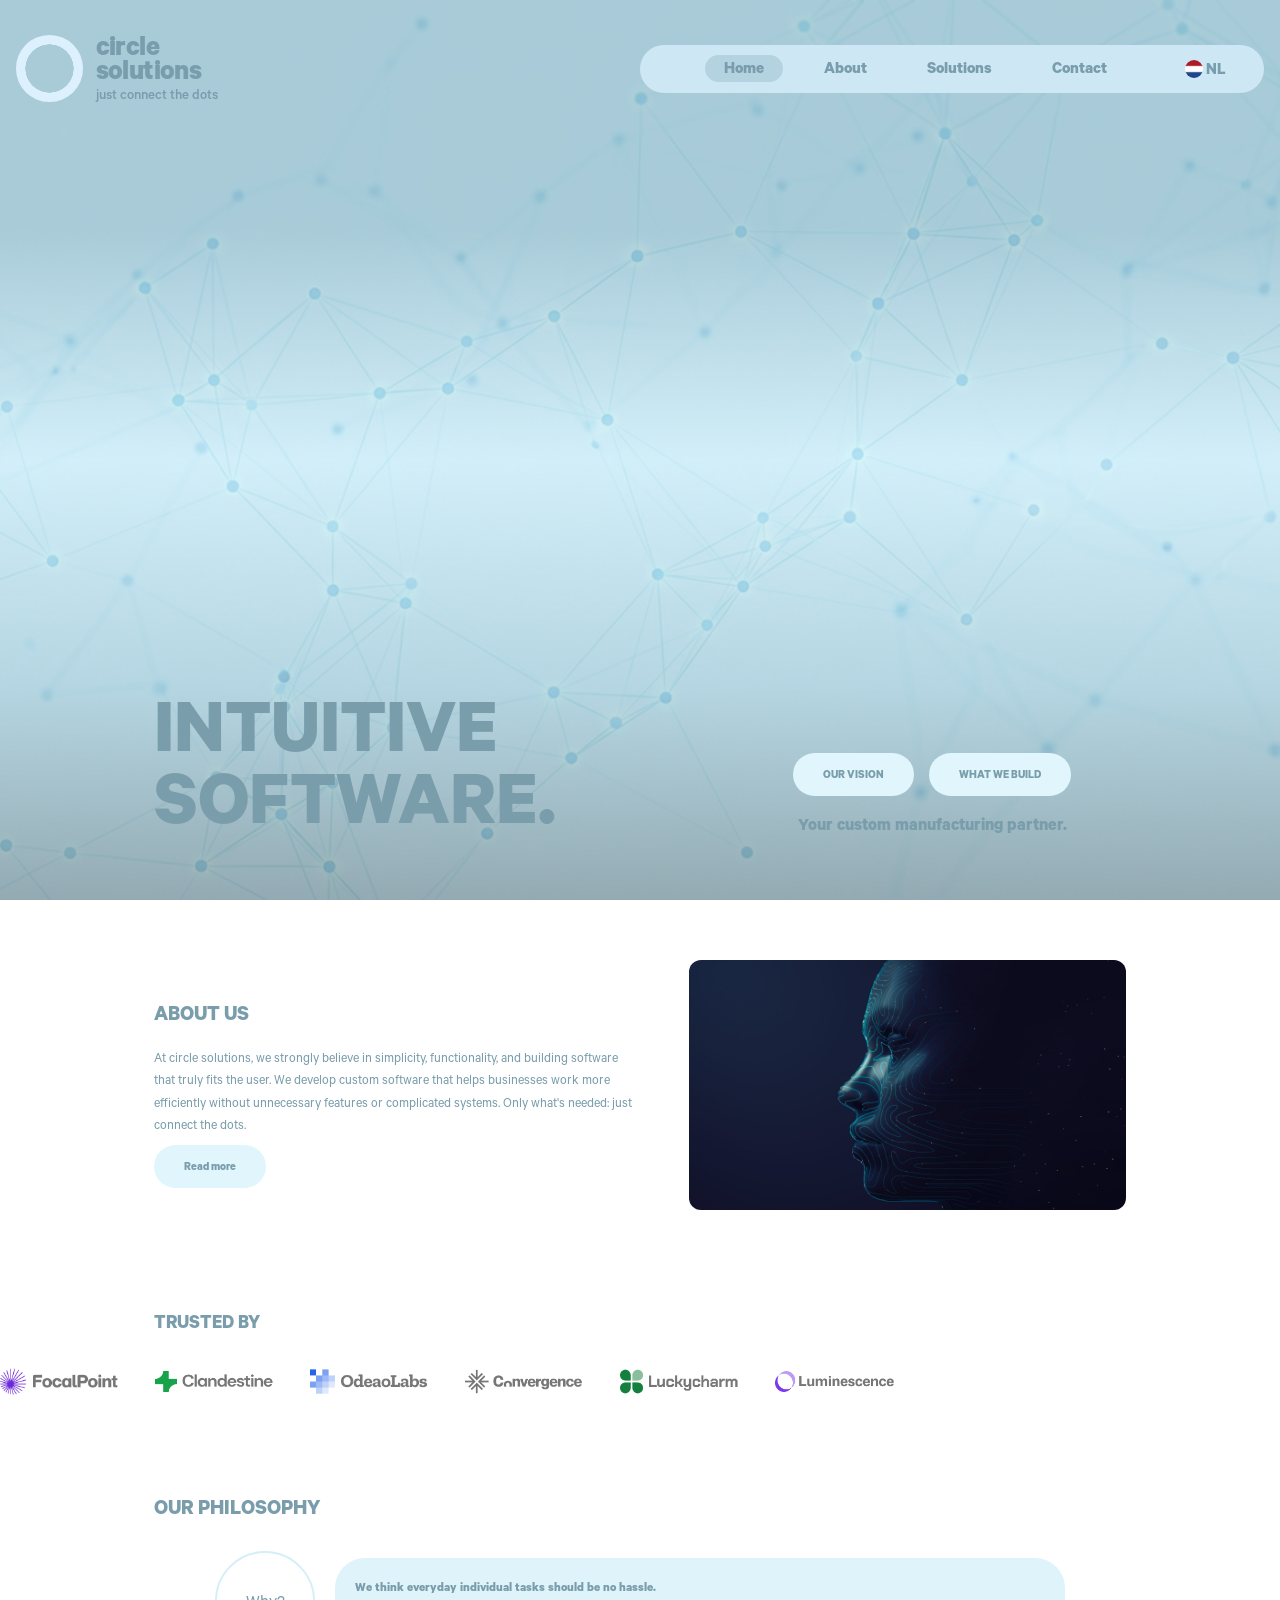
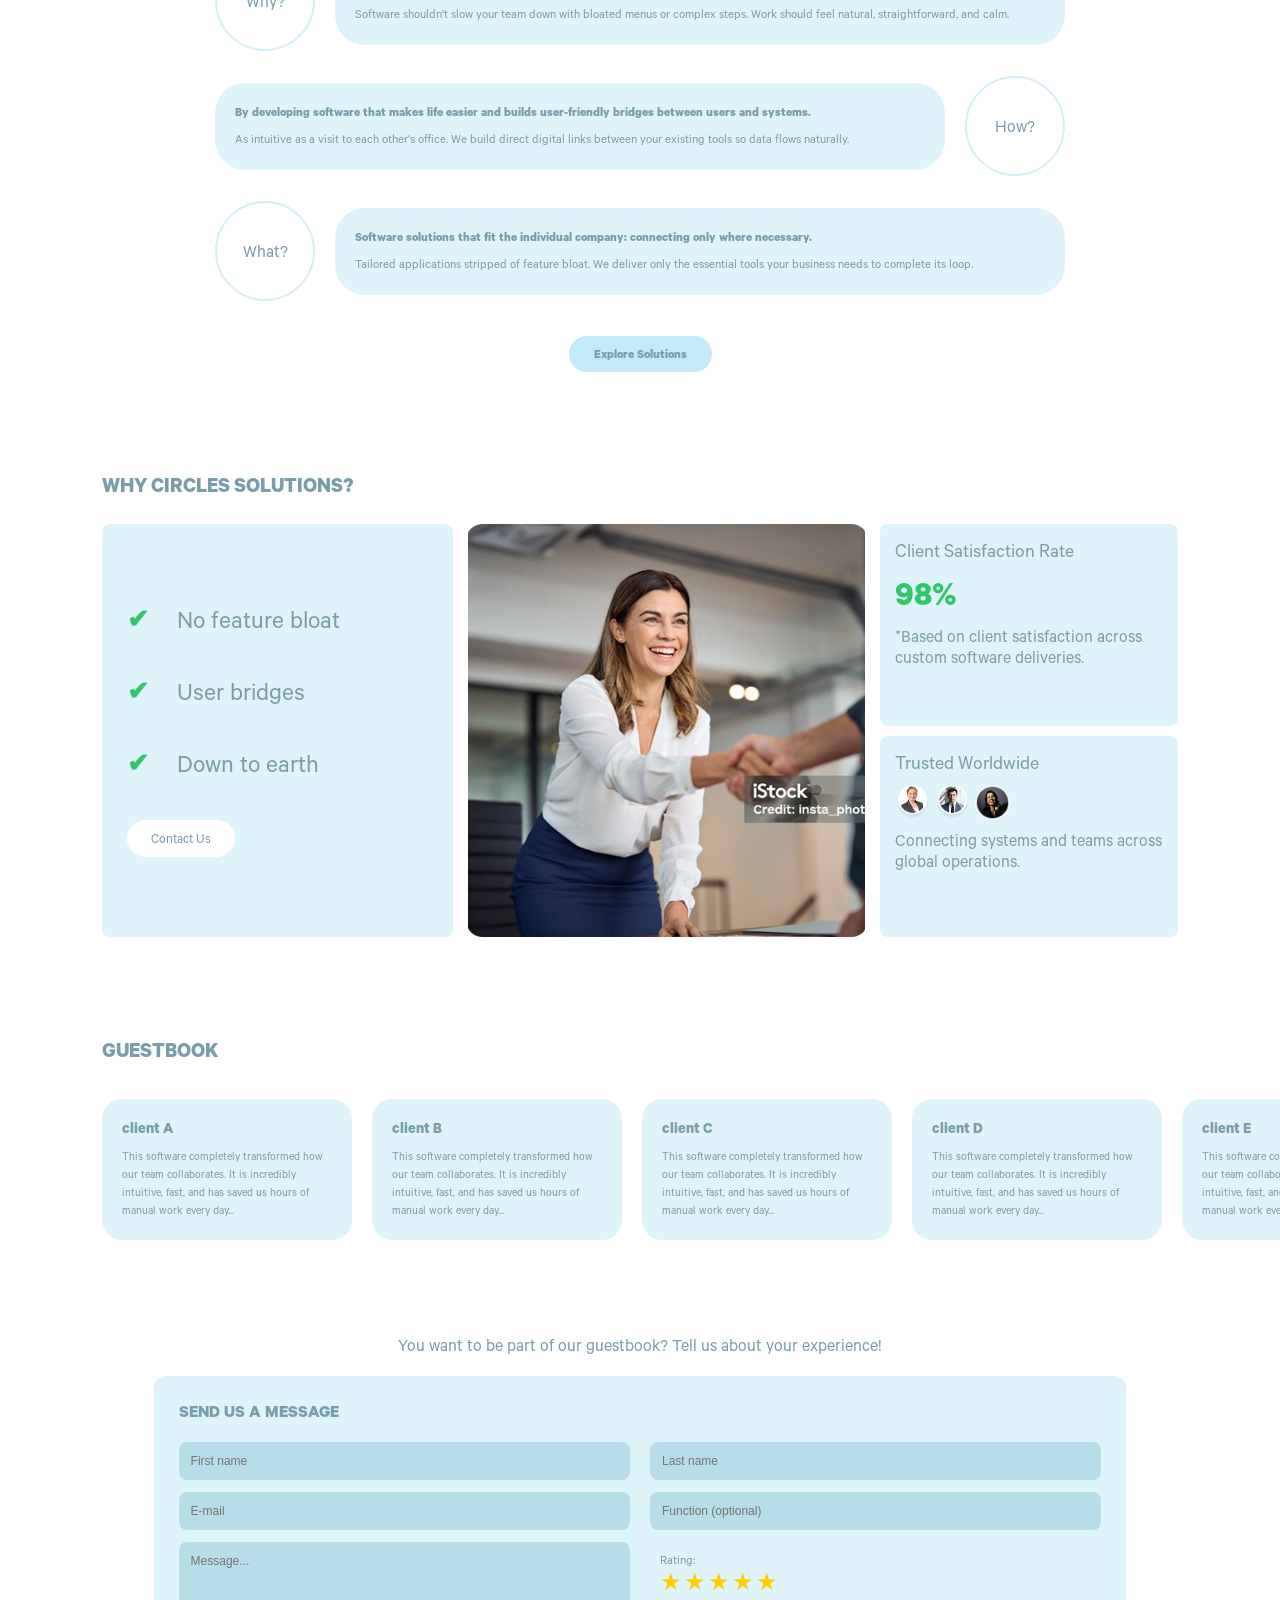
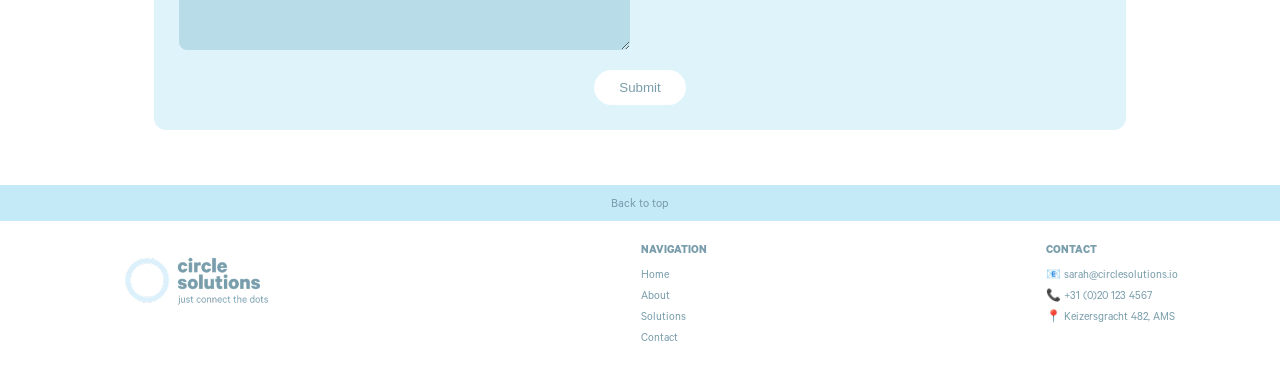
<file: index.html>
<!DOCTYPE html>
<html lang="en">
<head>
    <meta charset="UTF-8">
    <meta name="viewport" content="width=device-width, initial-scale=1.0">
    <title>Circle Solutions</title>
    <link rel="icon" href="assets/images/circle.png">
    <link rel="stylesheet" href="general.css">
    <link rel="stylesheet" href="homepage.css">
</head>
<body id="top">

    <div class="topwrapper">

        <header class="header">
            <div class="header-container">

                <a href="index.html" class="logo">
                    <span class="logo-mark"></span>
                    <span class="logo-text">
                        <span class="logo-title">circle<br>solutions</span>
                        <span class="logo-tagline">just connect the dots</span>
                    </span>
                </a>

                <div class="nav-pill">
                    <nav class="nav">
                        <a href="index.html" class="is-current">Home</a>
                        <a href="about.html">About</a>
                        <a href="solutions.html">Solutions</a>
                        <a href="contact.html">Contact</a>
                    </nav>
                    <div class="lang">
                        <a href="index-nl.html" class="lang-option" hreflang="nl">
                            <img class="lang-flag" src="assets/images/Flag_of_Netherlands-1024x683.webp" alt="">
                            <span>NL</span>
                        </a>
                    </div>
                </div>
            </div>
        </header>

        <section id="home" class="hero-section">
            <div class="container hero-content">
                <h1>INTUITIVE SOFTWARE.</h1>
            </div>

            <div class="hero-side">
                <div class="hero-buttons">
                    <a href="about.html" class="hero-button">OUR VISION</a>
                    <a href="solutions.html" class="hero-button">WHAT WE BUILD</a>
                </div>

                <p class="hero-subtitle">Your custom manufacturing partner.</p>
            </div>
        </section>

    </div>

    <section id="about" class="about-section">
        <div class="about-container">

            <div class="about-content">
                <h2 class="section-title">ABOUT US</h2>
                <p class="about-text">
                    At circle solutions, we strongly believe in simplicity, functionality, and building software that truly fits the user. We develop custom software that helps businesses work more efficiently without unnecessary features or complicated systems. Only what's needed: just connect the dots.
                </p>
                <a href="about.html" class="hero-button">Read more</a>
            </div>

            <div class="about-image">
                <img src="assets/images/about-photo.jpg" alt="Face silhouette" class="about-image">
            </div>

        </div>
    </section>

    <section class="trusted-section">
        <div class="trusted-container">
            <h2 class="section-title">TRUSTED BY</h2>

            <div class="logo-loop">
                <div class="logo-item"><img src="assets/images/focalpoint.png" alt="FocalPoint Logo"></div>
                <div class="logo-item"><img src="assets/images/clandestine.png" alt="Clandestine Logo"></div>
                <div class="logo-item"><img src="assets/images/odeaolabs.png" alt="OdeaoLabs Logo"></div>
                <div class="logo-item"><img src="assets/images/convergence.png" alt="Convergence Logo"></div>
                <div class="logo-item"><img src="assets/images/luckycharm.png" alt="Luckycharm Logo"></div>
                <div class="logo-item"><img src="assets/images/luminesence.png" alt="Luminescence Logo"></div>
            </div>

        </div>
    </section>

    <section class="philosophy">
        <h2>OUR PHILOSOPHY</h2>

        <div class="row">
            <div class="circle">Why?</div>

            <div class="bubble">
                <strong>We think everyday individual tasks should be no hassle.</strong>
                <p>Software shouldn't slow your team down with bloated menus or complex steps. Work should feel natural, straightforward, and calm.</p>
            </div>
        </div>

        <div class="row">
            <div class="bubble">
                <strong>By developing software that makes life easier and builds user-friendly bridges between users and systems.</strong>
                <p>As intuitive as a visit to each other's office. We build direct digital links between your existing tools so data flows naturally.</p>
            </div>

            <div class="circle">How?</div>
        </div>

        <div class="row">
            <div class="circle">What?</div>

            <div class="bubble">
                <strong>Software solutions that fit the individual company: connecting only where necessary.</strong>
                <p>Tailored applications stripped of feature bloat. We deliver only the essential tools your business needs to complete its loop.</p>
            </div>
        </div>

        <a href="solutions.html" class="philosophy-button">Explore Solutions</a>
    </section>

    <section class="features">
        <h2>WHY CIRCLES SOLUTIONS?</h2>

        <div class="features-container">
            <div class="feature-box">
                <div class="feature-item"><span class="checkmark">&#10004;</span> No feature bloat</div>
                <div class="feature-item"><span class="checkmark">&#10004;</span> User bridges</div>
                <div class="feature-item"><span class="checkmark">&#10004;</span> Down to earth</div>
                <a href="contact.html" class="contact-btn">Contact Us</a>
            </div>

            <div class="feature-media">
                <img src="assets/images/handshake.png" alt="People shaking hands">
            </div>

            <div class="feature-stats">
                <div class="stat-card">
                    <p class="stat-title">Client Satisfaction Rate</p>
                    <strong class="stat-number">98%</strong>
                    <p class="stat-sub">*Based on client satisfaction across custom software deliveries.</p>
                </div>

                <div class="stat-card">
                    <p class="stat-title">Trusted Worldwide</p>
                    <div class="stat-avatars">
                        <img src="assets/images/avatar1.png" alt="Client 1">
                        <img src="assets/images/avatar2.png" alt="Client 2">
                        <img src="assets/images/avatar3.png" alt="Client 3">
                    </div>
                    <p class="stat-sub">Connecting systems and teams across global operations.</p>
                </div>
            </div>
        </div>
    </section>

    <section class="guestbook" id="guestbook">
        <h2>GUESTBOOK</h2>
        <div class="slider-wrapper">
            <div class="slider-track">
                <div class="review-card" id="client-a">
                    <h3>client A</h3>
                    <p>This software completely transformed how our team collaborates. It is incredibly intuitive, fast, and has saved us hours of manual work every day...</p>
                </div>

                <div class="review-card" id="client-b">
                    <h3>client B</h3>
                    <p>This software completely transformed how our team collaborates. It is incredibly intuitive, fast, and has saved us hours of manual work every day...</p>
                </div>

                <div class="review-card" id="client-c">
                    <h3>client C</h3>
                    <p>This software completely transformed how our team collaborates. It is incredibly intuitive, fast, and has saved us hours of manual work every day...</p>
                </div>

                <div class="review-card" id="client-d">
                    <h3>client D</h3>
                    <p>This software completely transformed how our team collaborates. It is incredibly intuitive, fast, and has saved us hours of manual work every day...</p>
                </div>

                <div class="review-card" id="client-e">
                    <h3>client E</h3>
                    <p>This software completely transformed how our team collaborates. It is incredibly intuitive, fast, and has saved us hours of manual work every day...</p>
                </div>
            </div>
        </div>
    </section>

    <section class="contact-section">
        <p class="form-intro">You want to be part of our guestbook? Tell us about your experience!</p>

        <div class="form-container">
            <h2>SEND US A MESSAGE</h2>

            <form action="#" method="POST" class="contact-form">
                <div class="form-grid">
                    <div class="form-group">
                        <input type="text" placeholder="First name" required>
                        <input type="email" placeholder="E-mail" required>
                        <textarea placeholder="Message..." rows="6" required></textarea>
                    </div>

                    <div class="form-group">
                        <input type="text" placeholder="Last name" required>
                        <input type="text" placeholder="Function (optional)">

                        <div class="rating-box">
                            <label>Rating:</label>
                            <div class="stars">&#9733;&#9733;&#9733;&#9733;&#9733;</div>
                        </div>
                    </div>
                </div>

                <div class="form-actions">
                    <button type="submit" class="submit-btn">Submit</button>
                </div>
            </form>
        </div>
    </section>

    <footer class="site-footer">
        <div class="back-to-top">
            <a href="#top">Back to top</a>
        </div>

        <div class="footer-columns">
            <div class="footer-col brand-col">
                <div class="footer-logo">
                    <img src="assets/images/logo.png" alt="circle solutions logo">
                </div>
            </div>

            <div class="footer-col links-col">
                <h3>NAVIGATION</h3>
                <ul>
                    <li><a href="index.html">Home</a></li>
                    <li><a href="about.html">About</a></li>
                    <li><a href="solutions.html">Solutions</a></li>
                    <li><a href="contact.html">Contact</a></li>
                </ul>
            </div>

            <div class="footer-col contact-col">
                <h3>CONTACT</h3>
                <ul>
                    <li>📧 sarah@circlesolutions.io</li>
                    <li>📞 +31 (0)20 123 4567</li>
                    <li>📍 Keizersgracht 482, AMS</li>
                </ul>
            </div>
        </div>
    </footer>

</body>
</html>
</file>
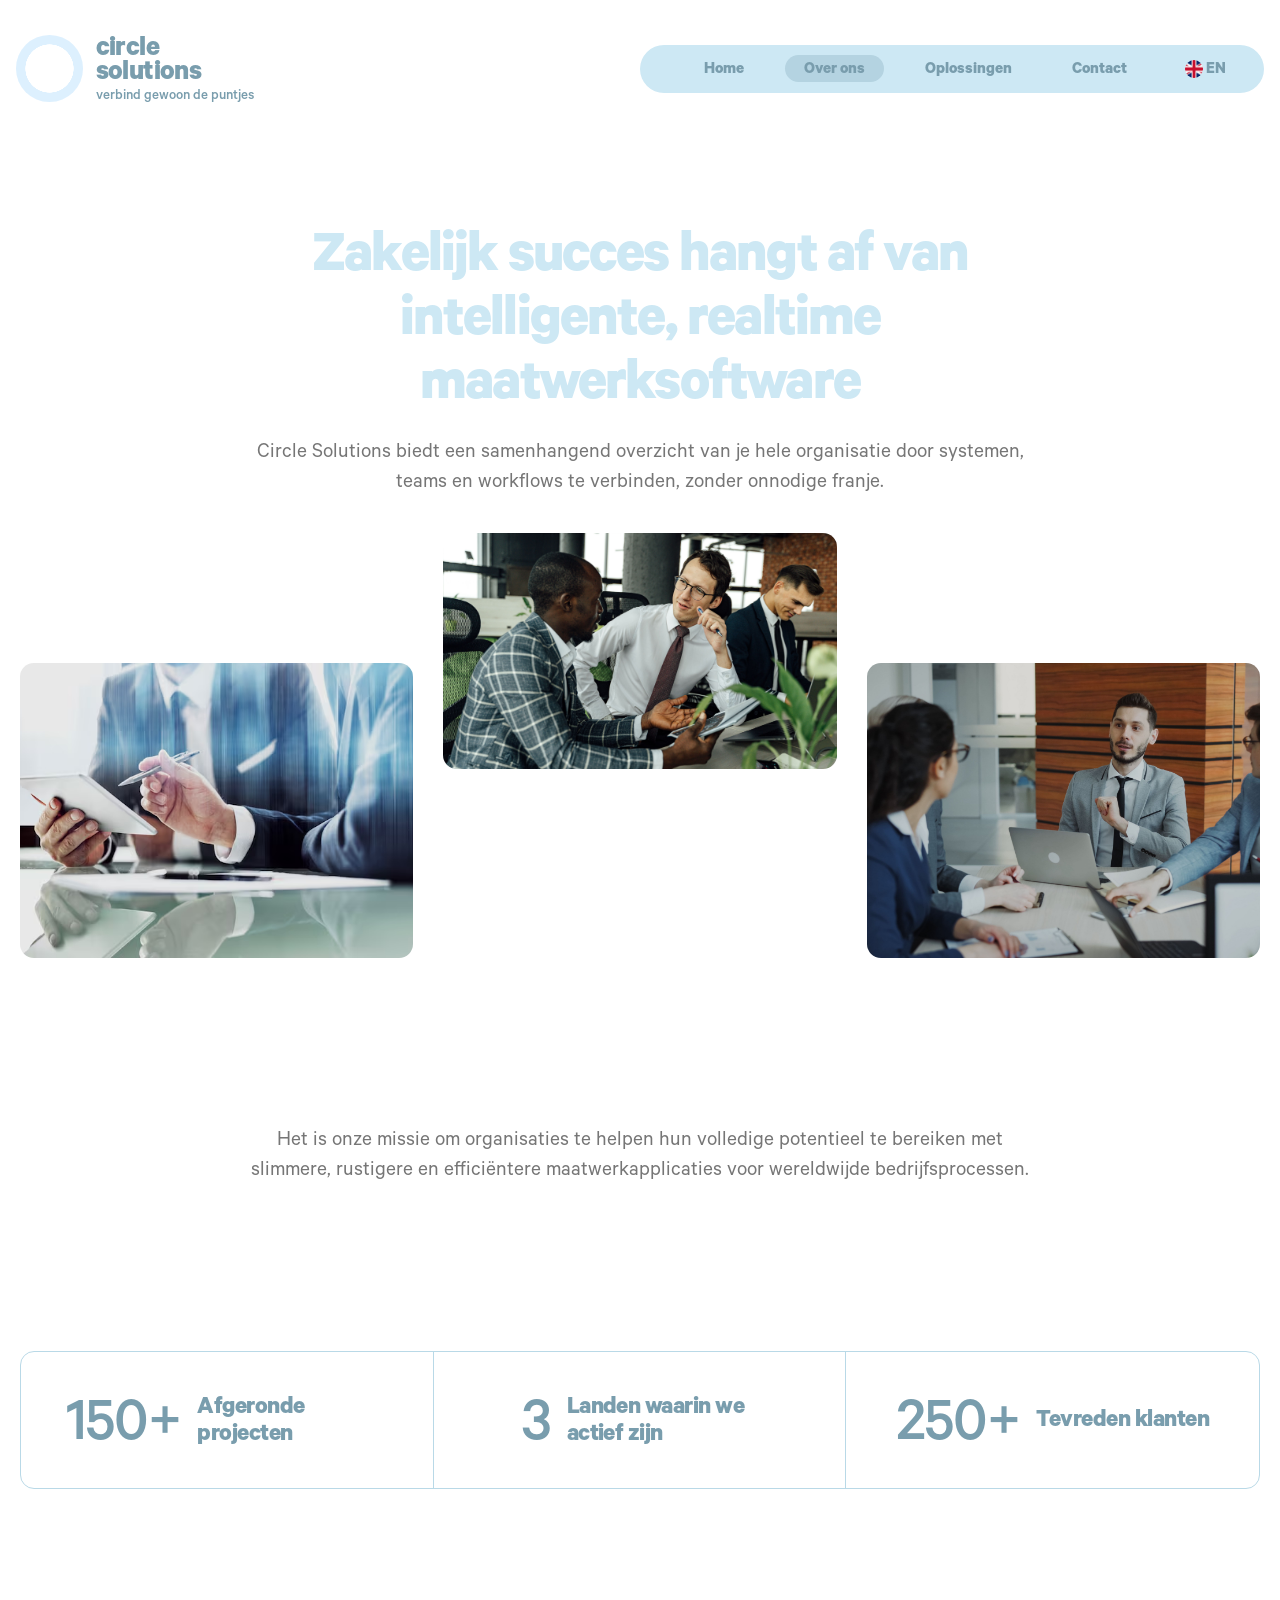
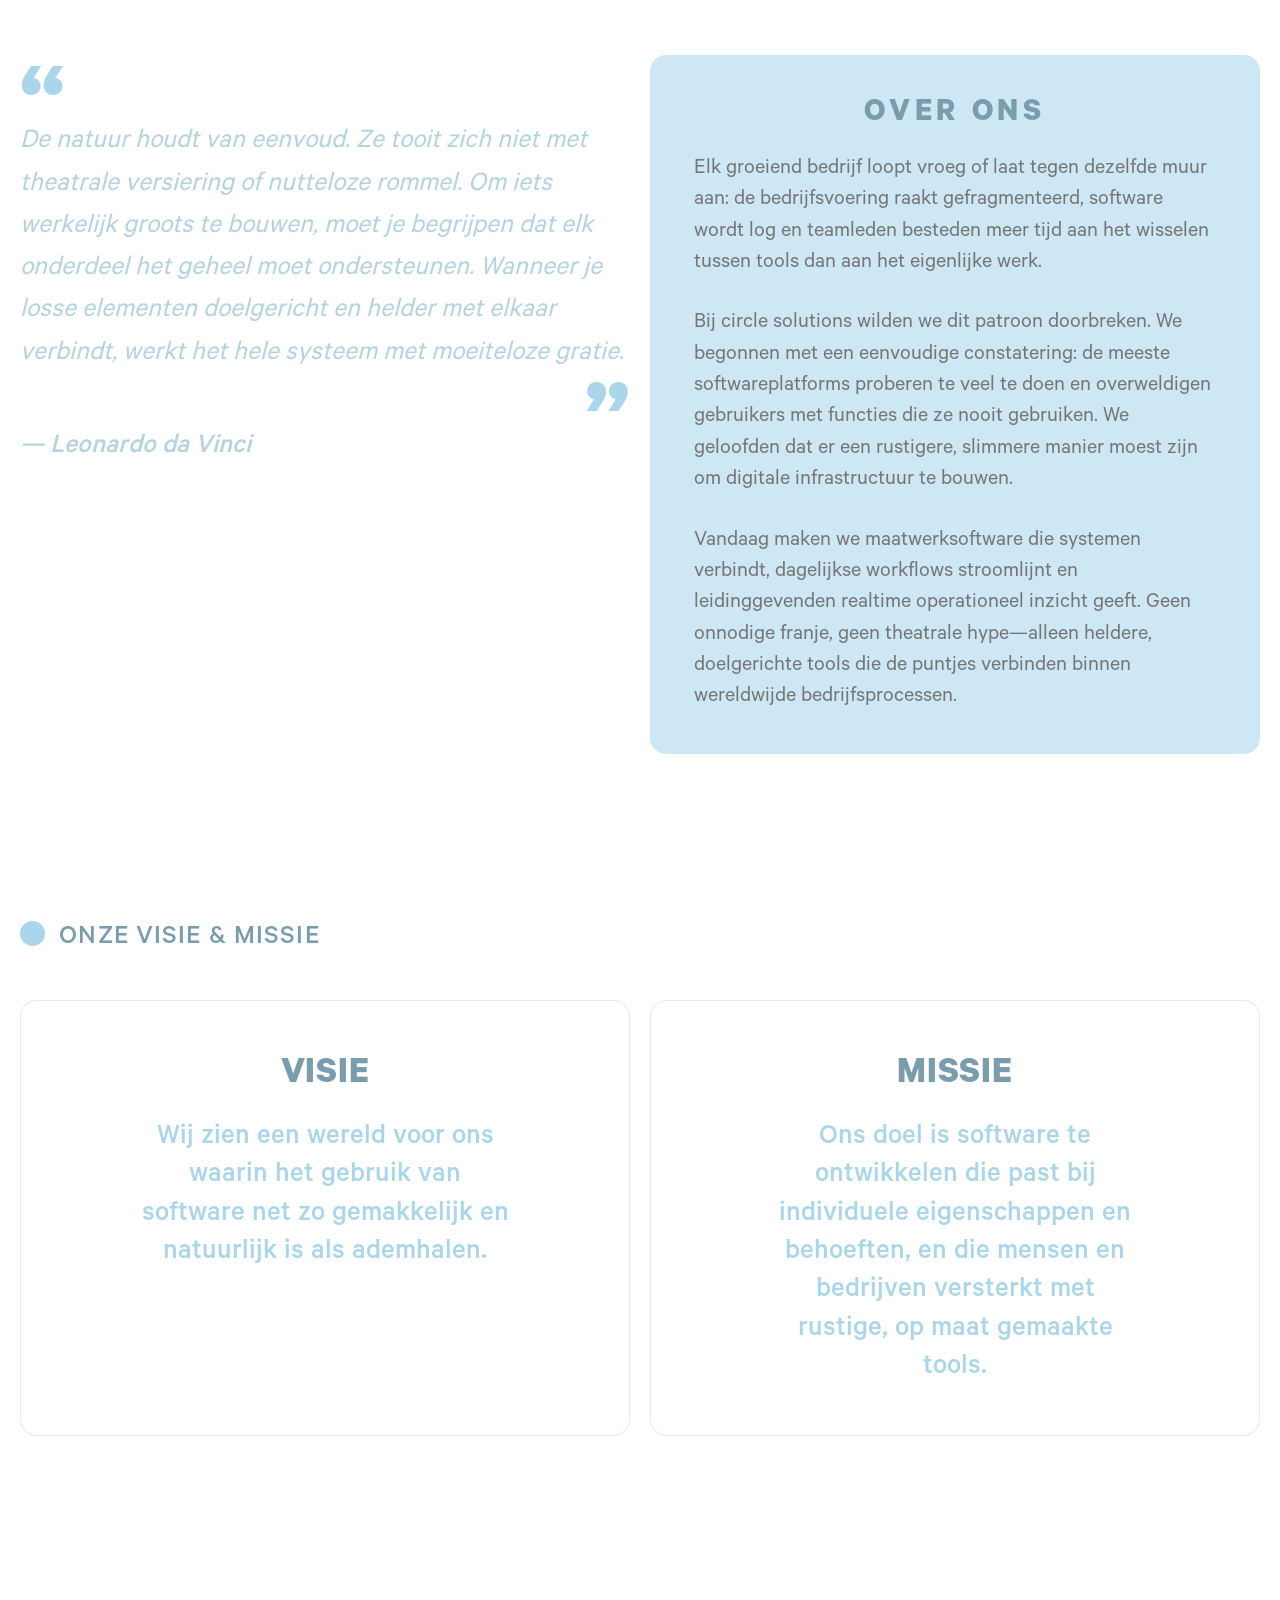
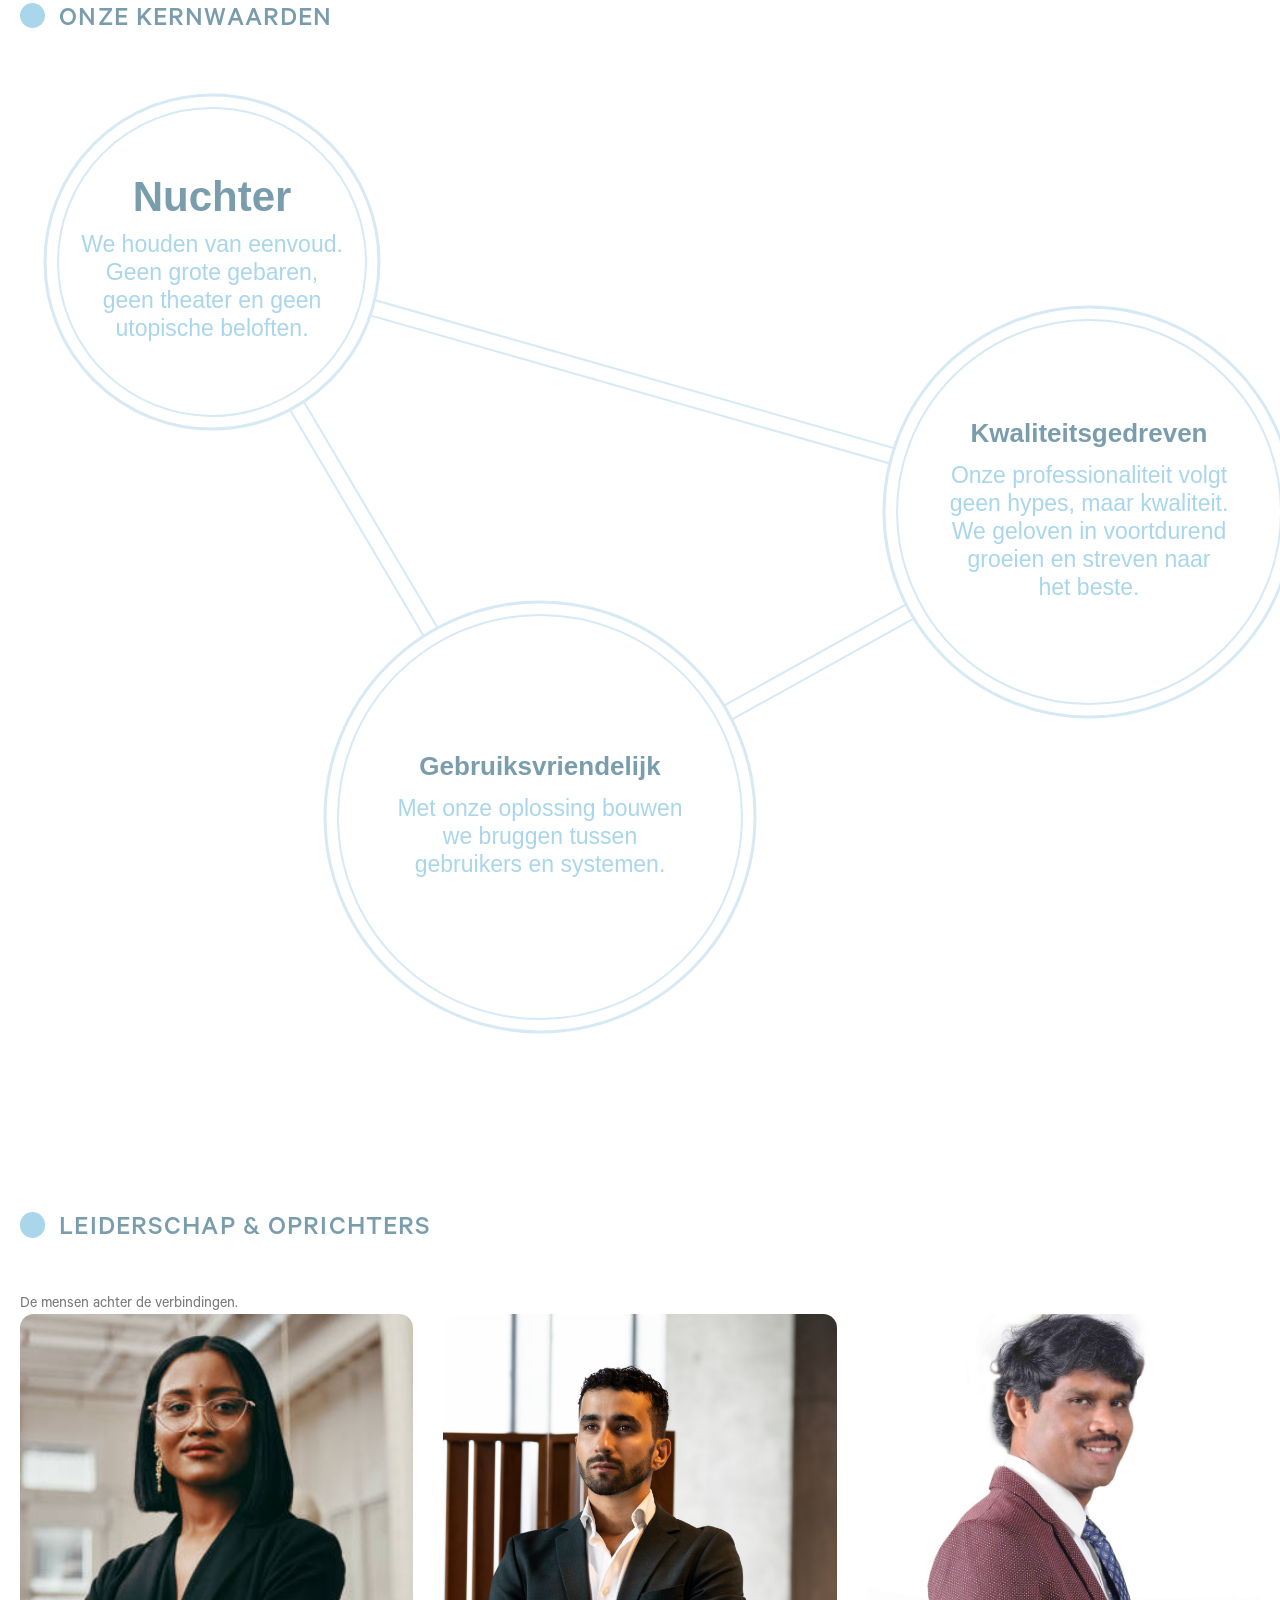
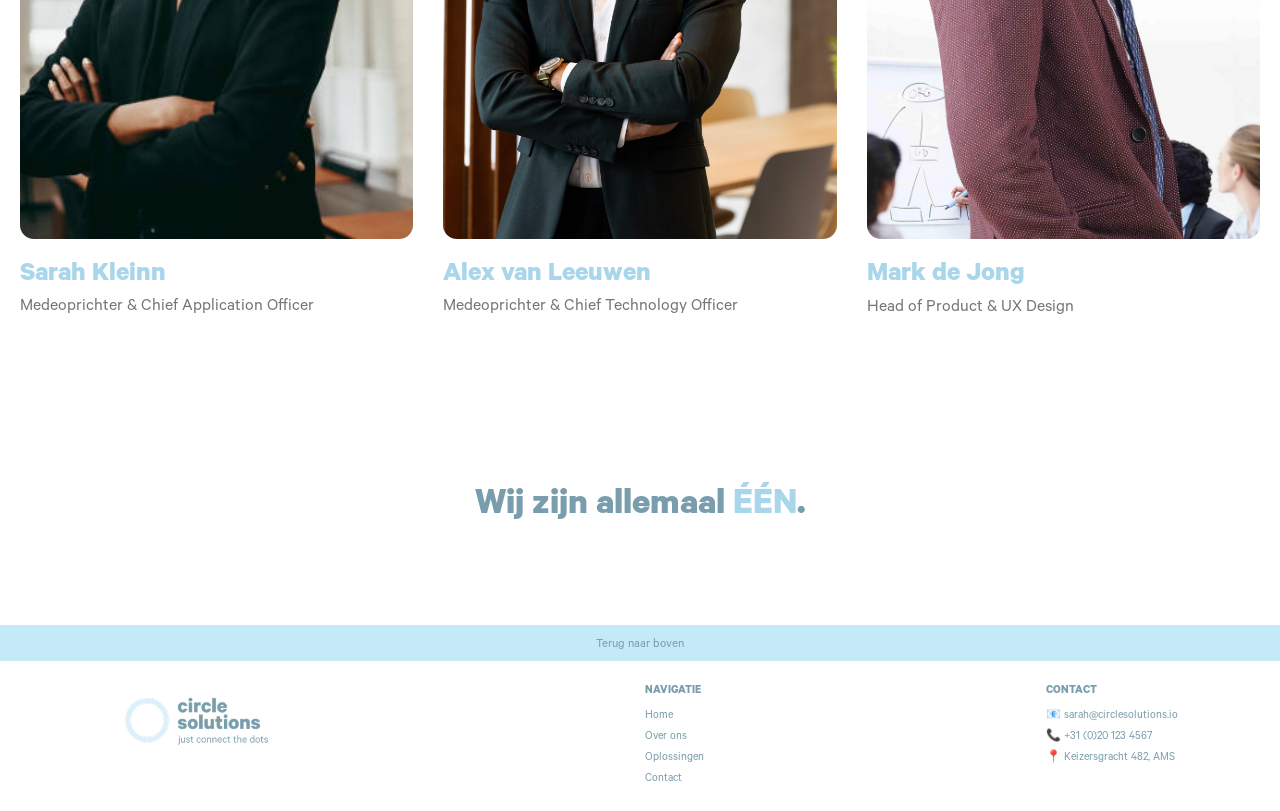
<file: about-nl.html>
<!DOCTYPE html>
<html lang="nl">
<head>
    <meta charset="UTF-8">
    <meta name="viewport" content="width=device-width, initial-scale=1.0">

    <title>Over ons</title>
    <meta name="description" content="Over Circle Solutions">

    <link rel="icon" href="assets/images/circle.png">
    <link rel="stylesheet" href="general.css">
    <link rel="stylesheet" href="about.css">
</head>

<body class="page" id="top">

    <header class="header">
        <div class="header-container">

            <a href="index-nl.html" class="logo">
                <span class="logo-mark"></span>
                <span class="logo-text">
                    <span class="logo-title">circle<br>solutions</span>
                    <span class="logo-tagline">verbind gewoon de puntjes</span>
                </span>
            </a>

            <div class="nav-pill">
                <nav class="nav">
                    <a href="index-nl.html">Home</a>
                    <a href="about-nl.html" class="is-current">Over ons</a>
                    <a href="solutions-nl.html">Oplossingen</a>
                    <a href="contact-nl.html">Contact</a>
                </nav>
                <div class="lang">
                    <a href="about.html" class="lang-option" hreflang="en">
                        <img class="lang-flag" src="assets/images/united-kingdom.jpg" alt="">
                        <span>EN</span>
                    </a>
                </div>
            </div>
        </div>
    </header>

    <main class="main">

        <section class="aboutfirst">
            <div class="container">
                <h2>Zakelijk succes hangt af van intelligente, realtime maatwerksoftware</h2>
                <p>Circle Solutions biedt een samenhangend overzicht van je hele organisatie door systemen, teams en workflows te verbinden, zonder onnodige franje.</p>
            </div>
        </section>

        <section class="about-us-pictures">
            <div class="container">
                <img src="assets/images/fsdfsdfjpg.jpg" alt="foto 1">
                <img src="assets/images/gfdsgssetrh.jpg" alt="foto 2" class="upper">
                <img src="assets/images/hrtshbtrsh.jpg" alt="foto 3">
            </div>
        </section>

        <section class="mission-line">
            <div class="container">
                <p>Het is onze missie om organisaties te helpen hun volledige potentieel te bereiken met slimmere, rustigere en efficiëntere maatwerkapplicaties voor wereldwijde bedrijfsprocessen.</p>
            </div>
        </section>

        <section class="achivments">
            <div class="container">
                <div><h2>150+</h2><p>Afgeronde projecten</p></div>
                <div><h2>3</h2><p>Landen waarin we actief zijn</p></div>
                <div><h2>250+</h2><p>Tevreden klanten</p></div>
            </div>
        </section>

        <section class="about-split">
            <div class="container">

                <div class="DaVinci">
                    <span class="quote-mark">“</span>
                    <p>De natuur houdt van eenvoud. Ze tooit zich niet met theatrale versiering of nutteloze rommel. Om iets werkelijk groots te bouwen, moet je begrijpen dat elk onderdeel het geheel moet ondersteunen. Wanneer je losse elementen doelgericht en helder met elkaar verbindt, werkt het hele systeem met moeiteloze gratie.</p>
                    <span class="quote-mark last-mark">”</span>
                    <h2>— Leonardo da Vinci</h2>
                </div>

                <article class="about-card">
                    <div class="about-card__head">
                        <h2>Over ons</h2>
                    </div>
                    <p>Elk groeiend bedrijf loopt vroeg of laat tegen dezelfde muur aan: de bedrijfsvoering raakt gefragmenteerd, software wordt log en teamleden besteden meer tijd aan het wisselen tussen tools dan aan het eigenlijke werk.</p>
                    <p>Bij circle solutions wilden we dit patroon doorbreken. We begonnen met een eenvoudige constatering: de meeste softwareplatforms proberen te veel te doen en overweldigen gebruikers met functies die ze nooit gebruiken. We geloofden dat er een rustigere, slimmere manier moest zijn om digitale infrastructuur te bouwen.</p>
                    <p>Vandaag maken we maatwerksoftware die systemen verbindt, dagelijkse workflows stroomlijnt en leidinggevenden realtime operationeel inzicht geeft. Geen onnodige franje, geen theatrale hype—alleen heldere, doelgerichte tools die de puntjes verbinden binnen wereldwijde bedrijfsprocessen.</p>
                </article>

            </div>
        </section>

        <section class="vm">
            <div class="container">
                <h2 class="section-label">Onze visie &amp; missie</h2>

                <div class="visionmision-grid">
                    <article class="visionmision-card">
                        <h3>Visie</h3>
                        <p>Wij zien een wereld voor ons waarin het gebruik van software net zo gemakkelijk en natuurlijk is als ademhalen.</p>
                    </article>
                    <article class="visionmision-card">
                        <h3>Missie</h3>
                        <p>Ons doel is software te ontwikkelen die past bij individuele eigenschappen en behoeften, en die mensen en bedrijven versterkt met rustige, op maat gemaakte tools.</p>
                    </article>
                </div>
            </div>
        </section>

        <section class="values">
            <div class="container">
                <h2 class="section-label">Onze kernwaarden</h2>
                <img src="assets/images/core-values-nl.svg" class="values-image" alt="Onze kernwaarden">
            </div>
        </section>

        <section class="team">
            <div class="container">
                <div class="section-head">
                    <h2 class="section-label">Leiderschap &amp; oprichters</h2>
                    <p class="section-sub">De mensen achter de verbindingen.</p>
                </div>

                <div class="team-grid">
                    <div class="member">
                        <img src="assets/images/woman.jpg" alt="Sarah Kleinn">
                        <h3>Sarah Kleinn</h3>
                        <p>Medeoprichter &amp; Chief Application Officer</p>
                    </div>
                    <div class="member">
                        <img src="assets/images/pexels-photo-27798105.jpg" alt="Alex van Leeuwen">
                        <h3>Alex van Leeuwen</h3>
                        <p>Medeoprichter &amp; Chief Technology Officer</p>
                    </div>
                    <div class="member">
                        <img src="assets/images/indian-412243_1280.jpg" alt="Mark de Jong">
                        <h3>Mark de Jong</h3>
                        <p>Head of Product &amp; UX Design</p>
                    </div>
                </div>
            </div>
        </section>

        <section class="one">
            <div class="container">
                <h2>Wij zijn allemaal <span>ÉÉN</span>.</h2>
            </div>
        </section>

    </main>

    <footer class="site-footer">
        <div class="back-to-top">
            <a href="#top">Terug naar boven</a>
        </div>

        <div class="footer-columns">
            <div class="footer-col brand-col">
                <div class="footer-logo">
                    <img src="assets/images/logo.png" alt="circle solutions logo">
                </div>
            </div>

            <div class="footer-col links-col">
                <h3>NAVIGATIE</h3>
                <ul>
                    <li><a href="index-nl.html">Home</a></li>
                    <li><a href="about-nl.html">Over ons</a></li>
                    <li><a href="solutions-nl.html">Oplossingen</a></li>
                    <li><a href="contact-nl.html">Contact</a></li>
                </ul>
            </div>

            <div class="footer-col contact-col">
                <h3>CONTACT</h3>
                <ul>
                    <li>📧 sarah@circlesolutions.io</li>
                    <li>📞 +31 (0)20 123 4567</li>
                    <li>📍 Keizersgracht 482, AMS</li>
                </ul>
            </div>
        </div>
    </footer>

</body>
</html>
</file>
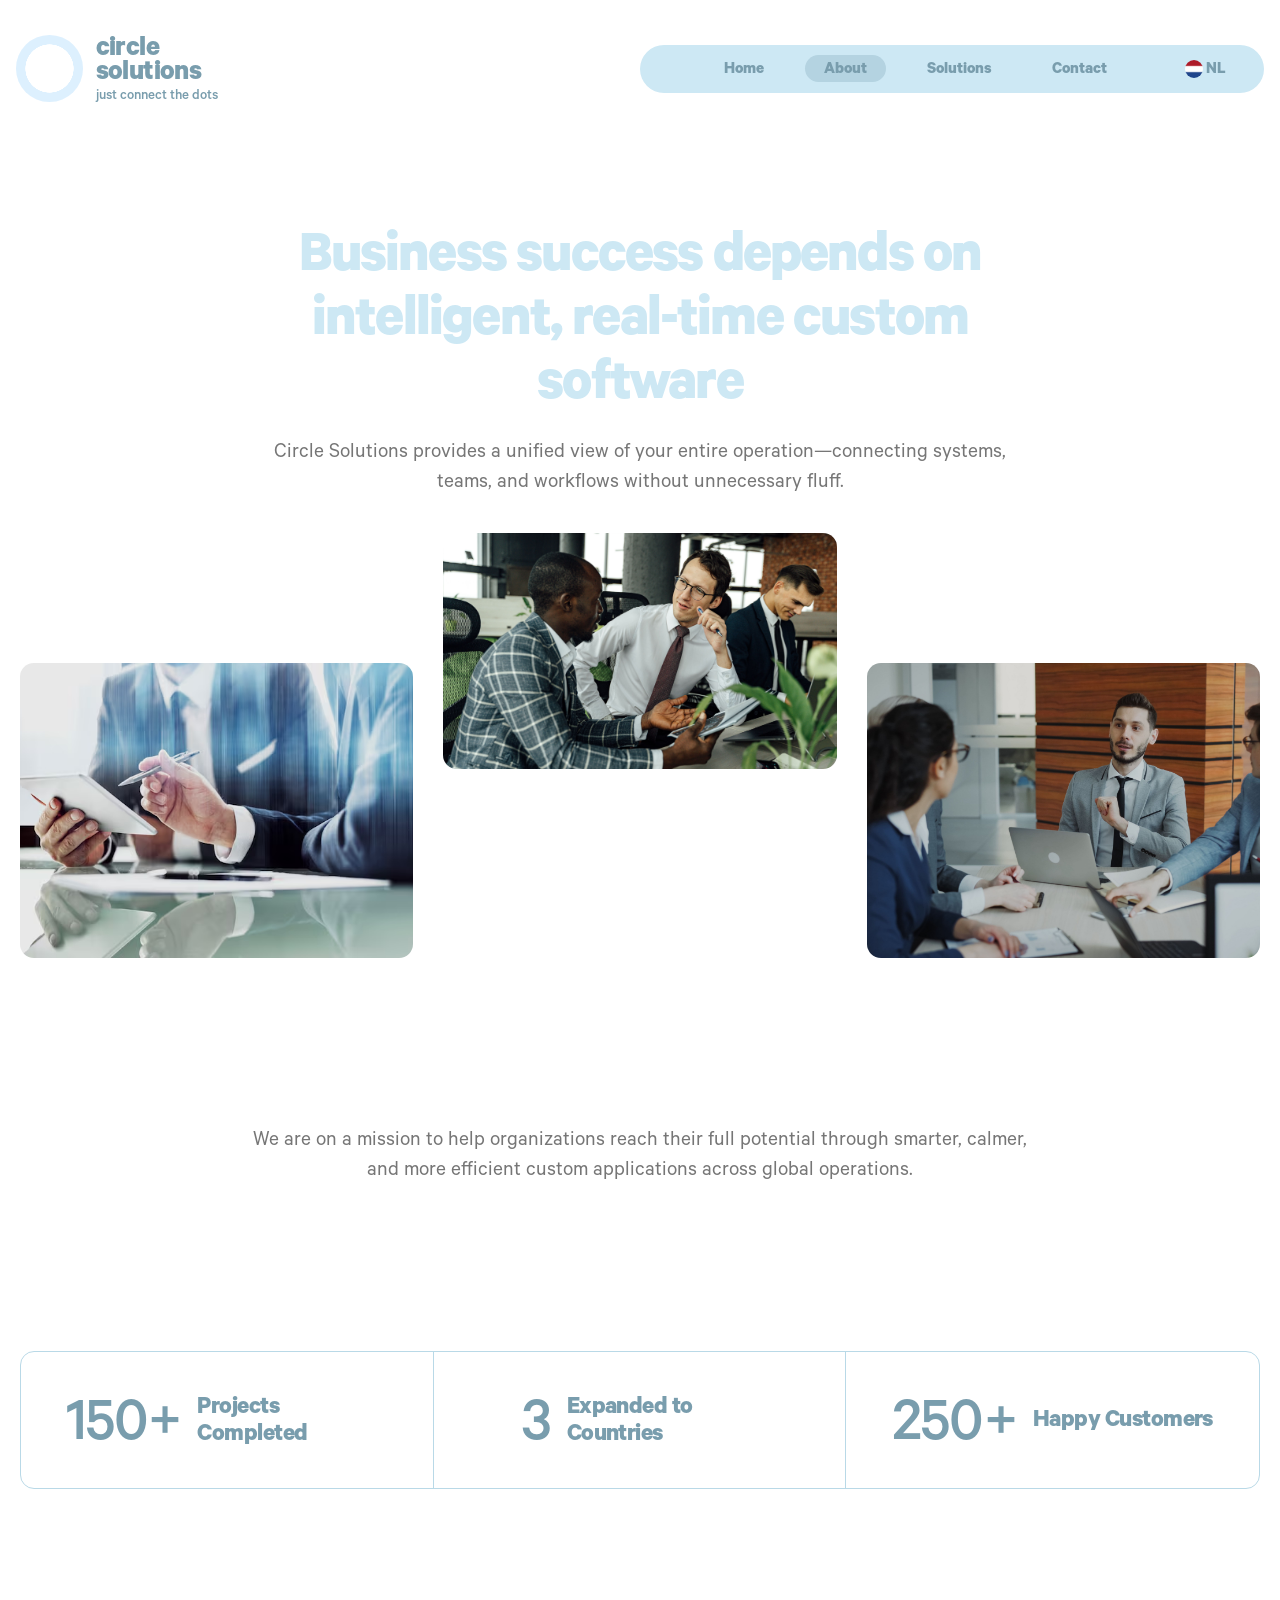
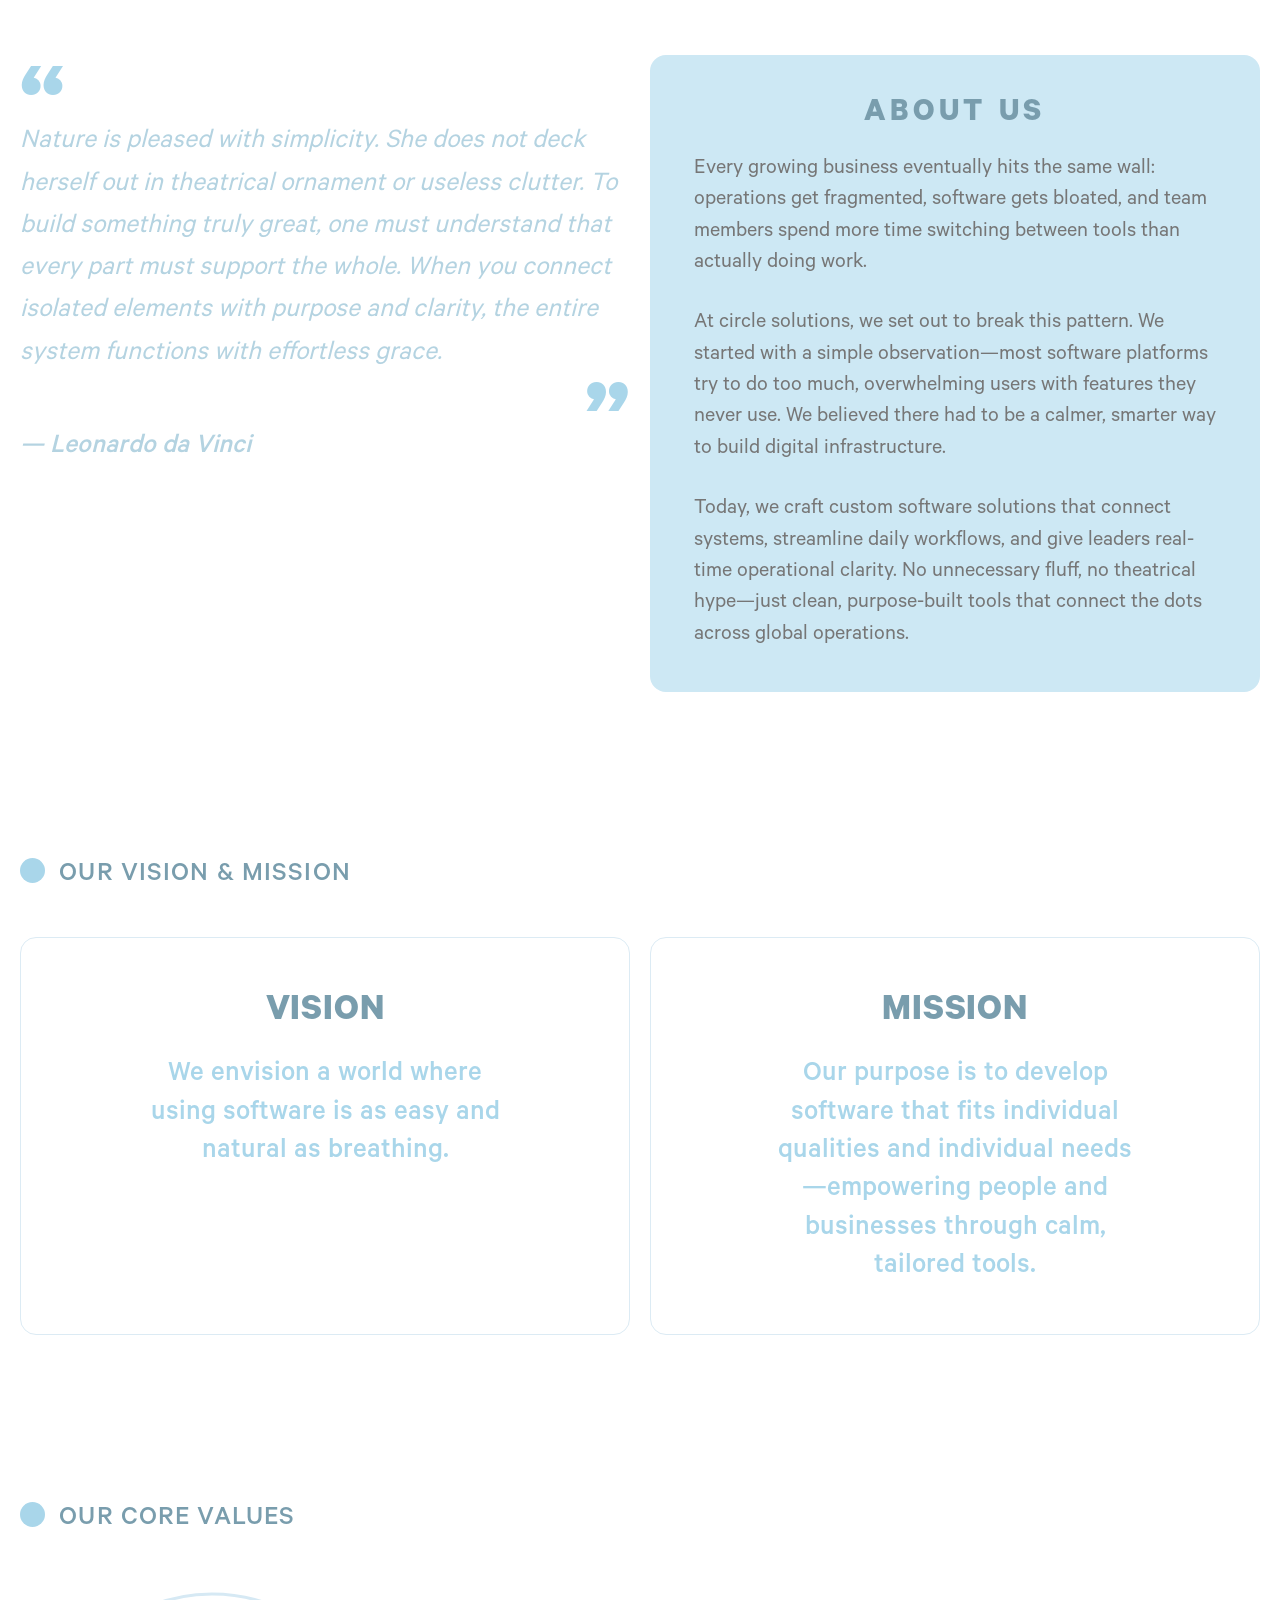
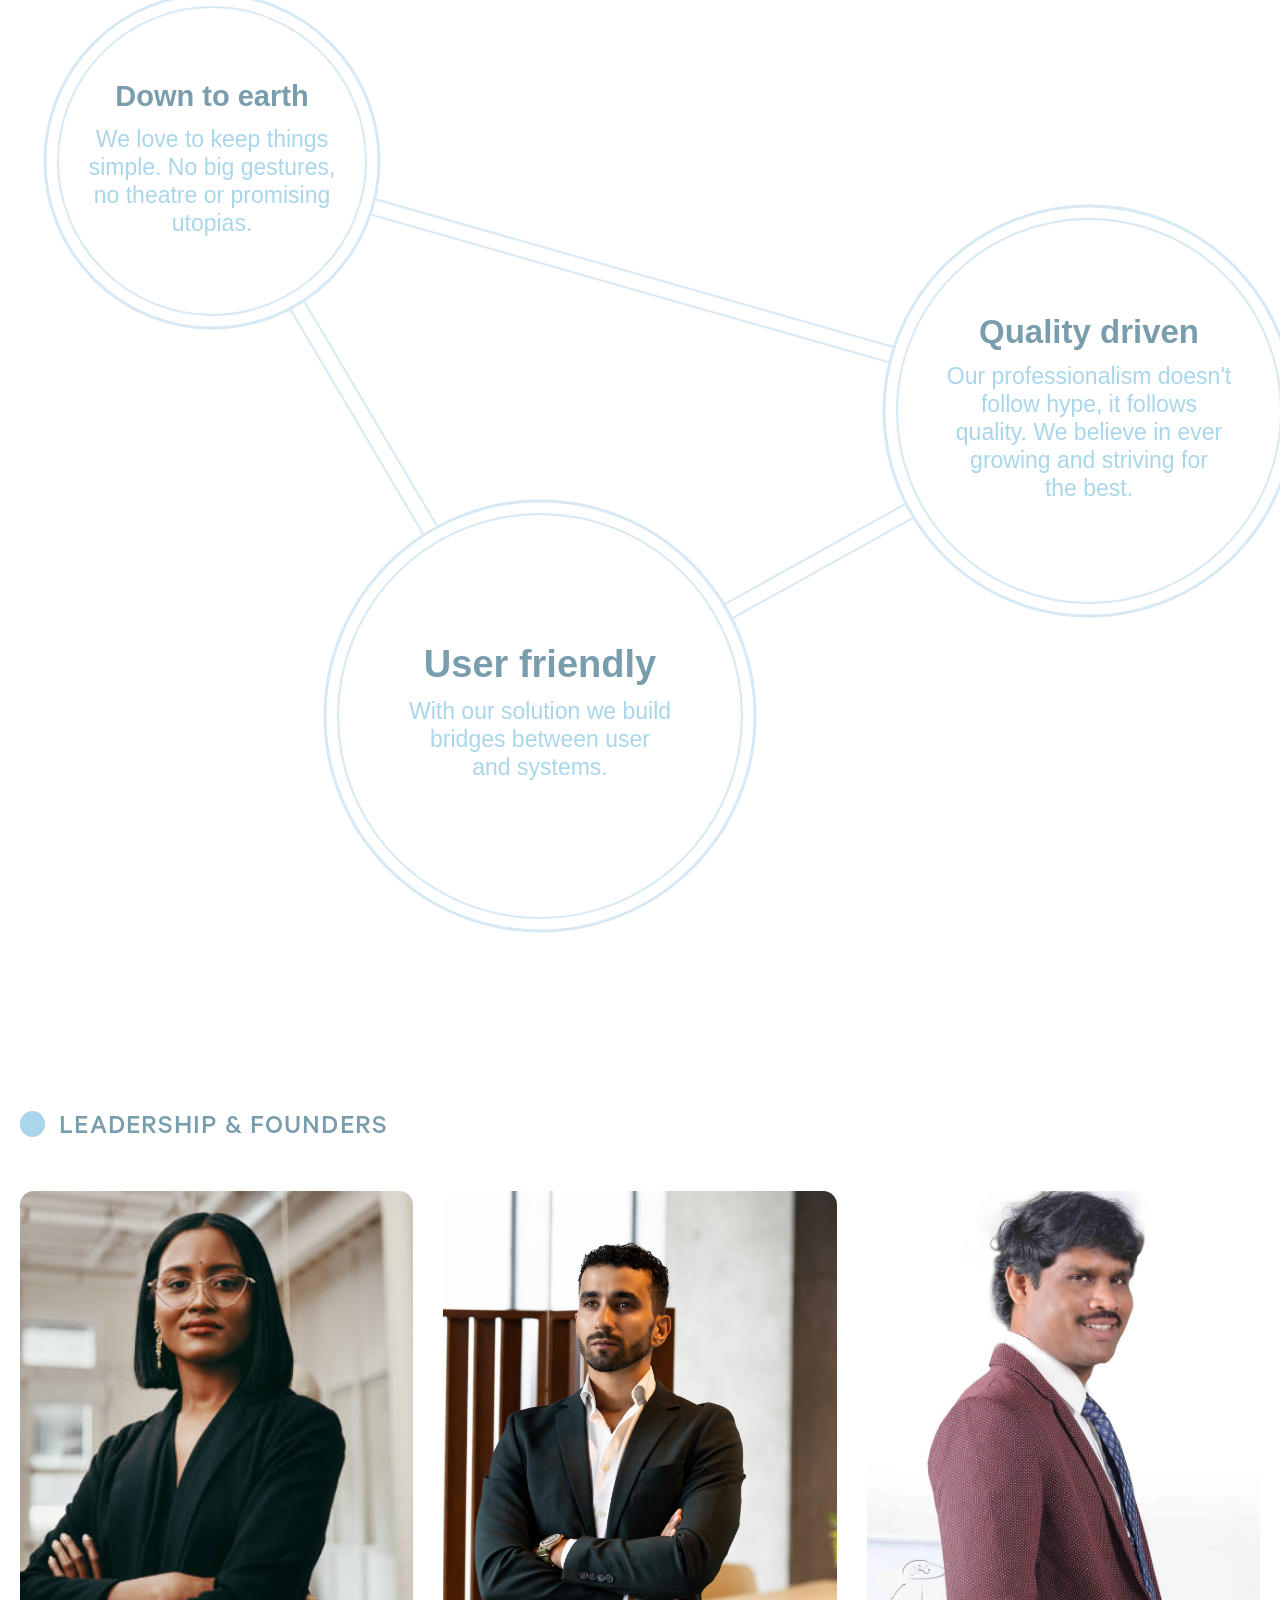
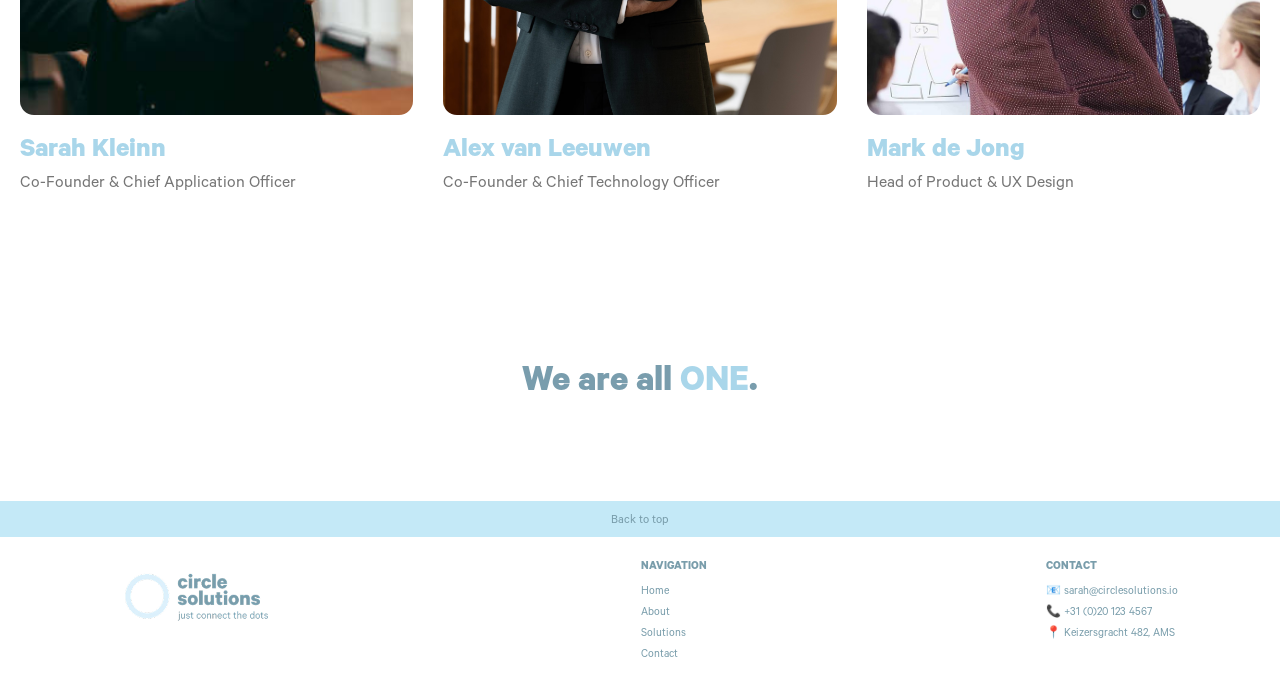
<file: about.html>
<!DOCTYPE html>
<html lang="en">
<head>
    <meta charset="UTF-8">
    <meta name="viewport" content="width=device-width, initial-scale=1.0">

    <title>About Us</title>
    <meta name="description" content="About Circle Solutions">

    <link rel="icon" href="assets/images/circle.png">
    <link rel="stylesheet" href="general.css">
    <link rel="stylesheet" href="about.css">
</head>

<body class="page" id="top">

    <header class="header">
        <div class="header-container">

            <a href="index.html" class="logo">
                <span class="logo-mark"></span>
                <span class="logo-text">
                    <span class="logo-title">circle<br>solutions</span>
                    <span class="logo-tagline">just connect the dots</span>
                </span>
            </a>

            <div class="nav-pill">
                <nav class="nav">
                    <a href="index.html">Home</a>
                    <a href="about.html" class="is-current">About</a>
                    <a href="solutions.html">Solutions</a>
                    <a href="contact.html">Contact</a>
                </nav>
                <div class="lang">
                    <a href="about-nl.html" class="lang-option" hreflang="nl">
                        <img class="lang-flag" src="assets/images/Flag_of_Netherlands-1024x683.webp" alt="">
                        <span>NL</span>
                    </a>
                </div>
            </div>
        </div>
    </header>

    <main class="main">

        <section class="aboutfirst">
            <div class="container">
                <h2>Business success depends on intelligent, real-time custom software</h2>
                <p>Circle Solutions provides a unified view of your entire operation—connecting systems, teams, and workflows without unnecessary fluff.</p>
            </div>
        </section>

        <section class="about-us-pictures">
            <div class="container">
                <img src="assets/images/fsdfsdfjpg.jpg" alt="photo 1">
                <img src="assets/images/gfdsgssetrh.jpg" alt="photo 2" class="upper">
                <img src="assets/images/hrtshbtrsh.jpg" alt="photo 3">
            </div>
        </section>

        <section class="mission-line">
            <div class="container">
                <p>We are on a mission to help organizations reach their full potential through smarter, calmer, and more efficient custom applications across global operations.</p>
            </div>
        </section>

        <section class="achivments">
            <div class="container">
                <div><h2>150+</h2><p>Projects Completed</p></div>
                <div><h2>3</h2><p>Expanded to Countries</p></div>
                <div><h2>250+</h2><p>Happy Customers</p></div>
            </div>
        </section>

        <section class="about-split">
            <div class="container">

                <div class="DaVinci">
                    <span class="quote-mark">“</span>
                    <p>Nature is pleased with simplicity. She does not deck herself out in theatrical ornament or useless clutter. To build something truly great, one must understand that every part must support the whole. When you connect isolated elements with purpose and clarity, the entire system functions with effortless grace.</p>
                    <span class="quote-mark last-mark">”</span>
                    <h2>— Leonardo da Vinci</h2>
                </div>

                <article class="about-card">
                    <div class="about-card__head">
                        <h2>About Us</h2>
                    </div>
                    <p>Every growing business eventually hits the same wall: operations get fragmented, software gets bloated, and team members spend more time switching between tools than actually doing work.</p>
                    <p>At circle solutions, we set out to break this pattern. We started with a simple observation—most software platforms try to do too much, overwhelming users with features they never use. We believed there had to be a calmer, smarter way to build digital infrastructure.</p>
                    <p>Today, we craft custom software solutions that connect systems, streamline daily workflows, and give leaders real-time operational clarity. No unnecessary fluff, no theatrical hype—just clean, purpose-built tools that connect the dots across global operations.</p>
                </article>

            </div>
        </section>

        <section class="vm">
            <div class="container">
                <h2 class="section-label">Our Vision &amp; Mission</h2>

                <div class="visionmision-grid">
                    <article class="visionmision-card">
                        <h3>Vision</h3>
                        <p>We envision a world where using software is as easy and natural as breathing.</p>
                    </article>
                    <article class="visionmision-card">
                        <h3>Mission</h3>
                        <p>Our purpose is to develop software that fits individual qualities and individual needs—empowering people and businesses through calm, tailored tools.</p>
                    </article>
                </div>
            </div>
        </section>

        <section class="values">
            <div class="container">
                <h2 class="section-label">Our Core Values</h2>
                <img src="assets/images/core-values-en.svg" class="values-image" alt="Our Values">
            </div>
        </section>

        <section class="team">
            <div class="container">
                <div>
                    <h2 class="section-label">Leadership &amp; Founders</h2>
                </div>

                <div class="team-grid">
                    <div class="member">
                        <img src="assets/images/woman.jpg" alt="Sarah Kleinn">
                        <h3>Sarah Kleinn</h3>
                        <p>Co-Founder &amp; Chief Application Officer</p>
                    </div>
                    <div class="member">
                        <img src="assets/images/pexels-photo-27798105.jpg" alt="Alex van Leeuwen">
                        <h3>Alex van Leeuwen</h3>
                        <p>Co-Founder &amp; Chief Technology Officer</p>
                    </div>
                    <div class="member">
                        <img src="assets/images/indian-412243_1280.jpg" alt="Mark de Jong">
                        <h3>Mark de Jong</h3>
                        <p>Head of Product &amp; UX Design</p>
                    </div>
                </div>
            </div>
        </section>

        <section class="one">
            <div class="container">
                <h2>We are all <span>ONE</span>.</h2>
            </div>
        </section>

    </main>

    <footer class="site-footer">
        <div class="back-to-top">
            <a href="#top">Back to top</a>
        </div>

        <div class="footer-columns">
            <div class="footer-col brand-col">
                <div class="footer-logo">
                    <img src="assets/images/logo.png" alt="circle solutions logo">
                </div>
            </div>

            <div class="footer-col links-col">
                <h3>NAVIGATION</h3>
                <ul>
                    <li><a href="index.html">Home</a></li>
                    <li><a href="about.html">About</a></li>
                    <li><a href="solutions.html">Solutions</a></li>
                    <li><a href="contact.html">Contact</a></li>
                </ul>
            </div>

            <div class="footer-col contact-col">
                <h3>CONTACT</h3>
                <ul>
                    <li>📧 sarah@circlesolutions.io</li>
                    <li>📞 +31 (0)20 123 4567</li>
                    <li>📍 Keizersgracht 482, AMS</li>
                </ul>
            </div>
        </div>
    </footer>

</body>
</html>
</file>
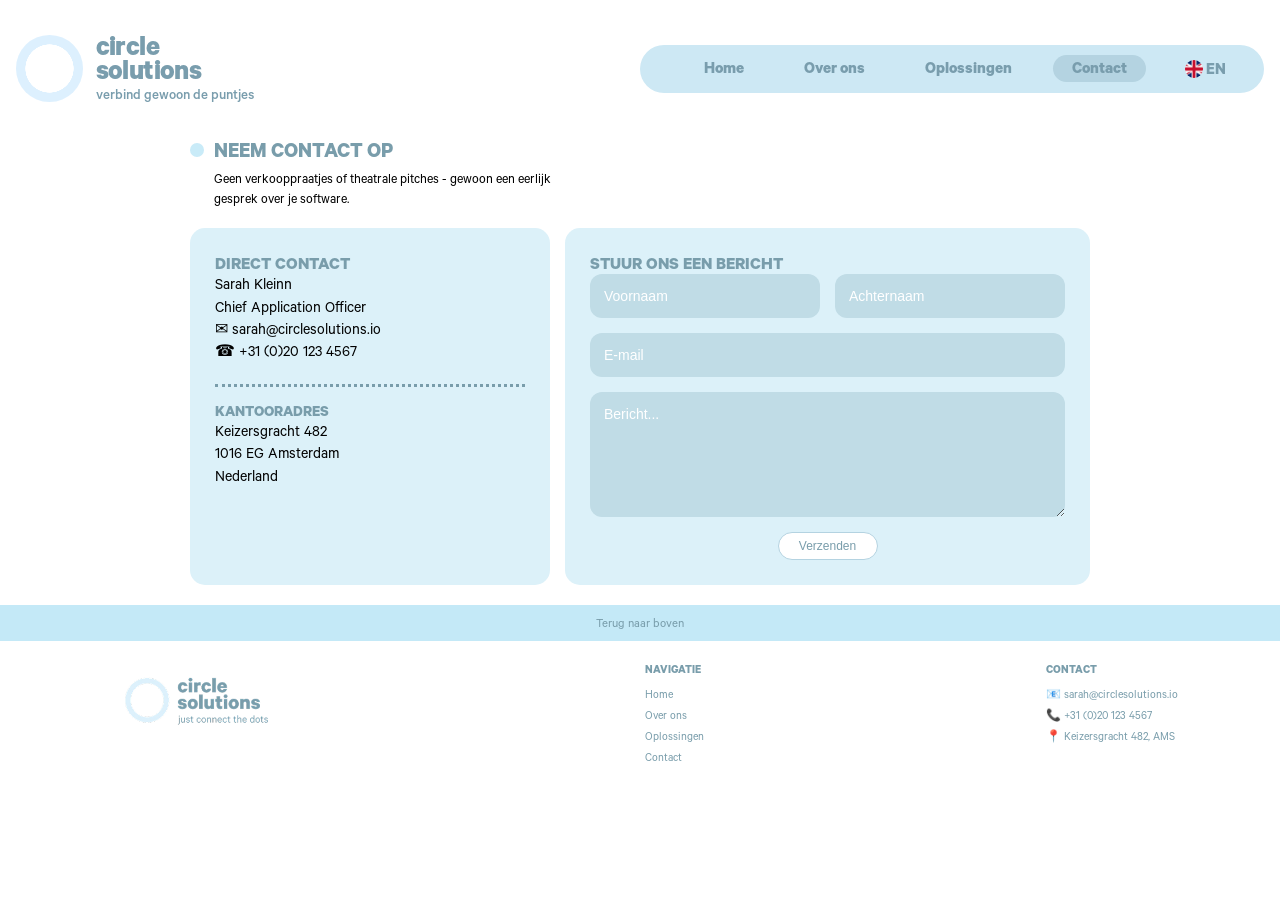
<file: contact-nl.html>
<!DOCTYPE html>
<html lang="nl">
<head>
    <meta charset="UTF-8">
    <meta name="viewport" content="width=device-width, initial-scale=1.0">
    <title>Contact</title>
    <link rel="icon" href="assets/images/circle.png">
    <link rel="stylesheet" href="general.css">
    <link rel="stylesheet" href="contact.css">
</head>

<body id="top">

    <header class="header">
        <div class="header-container">

            <a href="index-nl.html" class="logo">
                <span class="logo-mark"></span>
                <span class="logo-text">
                    <span class="logo-title">circle<br>solutions</span>
                    <span class="logo-tagline">verbind gewoon de puntjes</span>
                </span>
            </a>

            <div class="nav-pill">
                <nav class="nav">
                    <a href="index-nl.html">Home</a>
                    <a href="about-nl.html">Over ons</a>
                    <a href="solutions-nl.html">Oplossingen</a>
                    <a href="contact-nl.html" class="is-current">Contact</a>
                </nav>
                <div class="lang">
                    <a href="contact.html" class="lang-option" hreflang="en">
                        <img class="lang-flag" src="assets/images/united-kingdom.jpg" alt="">
                        <span>EN</span>
                    </a>
                </div>
            </div>
        </div>
    </header>

    <section class="intro">
        <h2>NEEM CONTACT OP</h2>
        <p>Geen verkooppraatjes of theatrale pitches - gewoon een eerlijk gesprek over je software.</p>
    </section>

    <main class="container">

        <section class="contact">
            <h2>DIRECT CONTACT</h2>

            <p>
                Sarah Kleinn<br>
                Chief Application Officer
            </p>

            <p>✉ sarah@circlesolutions.io</p>
            <p>☎ +31 (0)20 123 4567</p>

            <hr>

            <h3>KANTOORADRES</h3>

            <p>
                Keizersgracht 482<br>
                1016 EG Amsterdam<br>
                Nederland
            </p>
        </section>

        <section class="message">
            <h2>STUUR ONS EEN BERICHT</h2>

            <form>
                <div class="name">
                    <input type="text" placeholder="Voornaam">
                    <input type="text" placeholder="Achternaam">
                </div>

                <input type="email" placeholder="E-mail">

                <textarea placeholder="Bericht..."></textarea>

                <button type="submit">Verzenden</button>
            </form>
        </section>

    </main>

    <footer class="site-footer">
        <div class="back-to-top">
            <a href="#top">Terug naar boven</a>
        </div>

        <div class="footer-columns">
            <div class="footer-col brand-col">
                <div class="footer-logo">
                    <img src="assets/images/logo.png" alt="circle solutions logo">
                </div>
            </div>

            <div class="footer-col links-col">
                <h3>NAVIGATIE</h3>
                <ul>
                    <li><a href="index-nl.html">Home</a></li>
                    <li><a href="about-nl.html">Over ons</a></li>
                    <li><a href="solutions-nl.html">Oplossingen</a></li>
                    <li><a href="contact-nl.html">Contact</a></li>
                </ul>
            </div>

            <div class="footer-col contact-col">
                <h3>CONTACT</h3>
                <ul>
                    <li>📧 sarah@circlesolutions.io</li>
                    <li>📞 +31 (0)20 123 4567</li>
                    <li>📍 Keizersgracht 482, AMS</li>
                </ul>
            </div>
        </div>
    </footer>

</body>
</html>
</file>
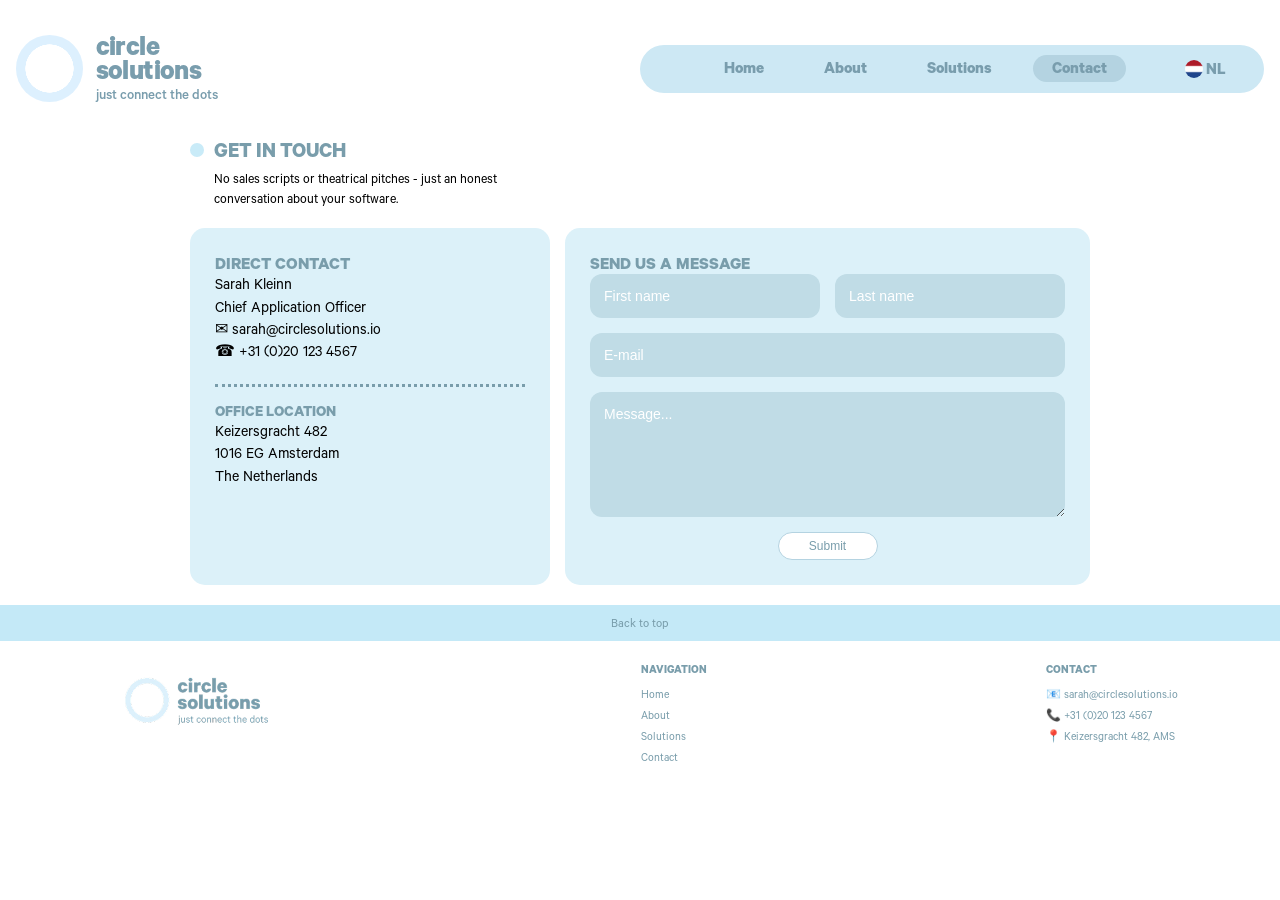
<file: contact.html>
<!DOCTYPE html>
<html lang="en">
<head>
    <meta charset="UTF-8">
    <meta name="viewport" content="width=device-width, initial-scale=1.0">
    <title>Contact</title>
    <link rel="icon" href="assets/images/circle.png">
    <link rel="stylesheet" href="general.css">
    <link rel="stylesheet" href="contact.css">
</head>

<body id="top">

    <header class="header">
        <div class="header-container">

            <a href="index.html" class="logo">
                <span class="logo-mark"></span>
                <span class="logo-text">
                    <span class="logo-title">circle<br>solutions</span>
                    <span class="logo-tagline">just connect the dots</span>
                </span>
            </a>

            <div class="nav-pill">
                <nav class="nav">
                    <a href="index.html">Home</a>
                    <a href="about.html">About</a>
                    <a href="solutions.html">Solutions</a>
                    <a href="contact.html" class="is-current">Contact</a>
                </nav>
                <div class="lang">
                    <a href="contact-nl.html" class="lang-option" hreflang="nl">
                        <img class="lang-flag" src="assets/images/Flag_of_Netherlands-1024x683.webp" alt="">
                        <span>NL</span>
                    </a>
                </div>
            </div>
        </div>
    </header>

    <section class="intro">
        <h2>GET IN TOUCH</h2>
        <p>No sales scripts or theatrical pitches - just an honest conversation about your software.</p>
    </section>

    <main class="container">

        <section class="contact">
            <h2>DIRECT CONTACT</h2>

            <p>
                Sarah Kleinn<br>
                Chief Application Officer
            </p>

            <p>✉ sarah@circlesolutions.io</p>
            <p>☎ +31 (0)20 123 4567</p>

            <hr>

            <h3>OFFICE LOCATION</h3>

            <p>
                Keizersgracht 482<br>
                1016 EG Amsterdam<br>
                The Netherlands
            </p>
        </section>

        <section class="message">
            <h2>SEND US A MESSAGE</h2>

            <form>
                <div class="name">
                    <input type="text" placeholder="First name">
                    <input type="text" placeholder="Last name">
                </div>

                <input type="email" placeholder="E-mail">

                <textarea placeholder="Message..."></textarea>

                <button type="submit">Submit</button>
            </form>
        </section>

    </main>

    <footer class="site-footer">
        <div class="back-to-top">
            <a href="#top">Back to top</a>
        </div>

        <div class="footer-columns">
            <div class="footer-col brand-col">
                <div class="footer-logo">
                    <img src="assets/images/logo.png" alt="circle solutions logo">
                </div>
            </div>

            <div class="footer-col links-col">
                <h3>NAVIGATION</h3>
                <ul>
                    <li><a href="index.html">Home</a></li>
                    <li><a href="about.html">About</a></li>
                    <li><a href="solutions.html">Solutions</a></li>
                    <li><a href="contact.html">Contact</a></li>
                </ul>
            </div>

            <div class="footer-col contact-col">
                <h3>CONTACT</h3>
                <ul>
                    <li>📧 sarah@circlesolutions.io</li>
                    <li>📞 +31 (0)20 123 4567</li>
                    <li>📍 Keizersgracht 482, AMS</li>
                </ul>
            </div>
        </div>
    </footer>

</body>
</html>
</file>
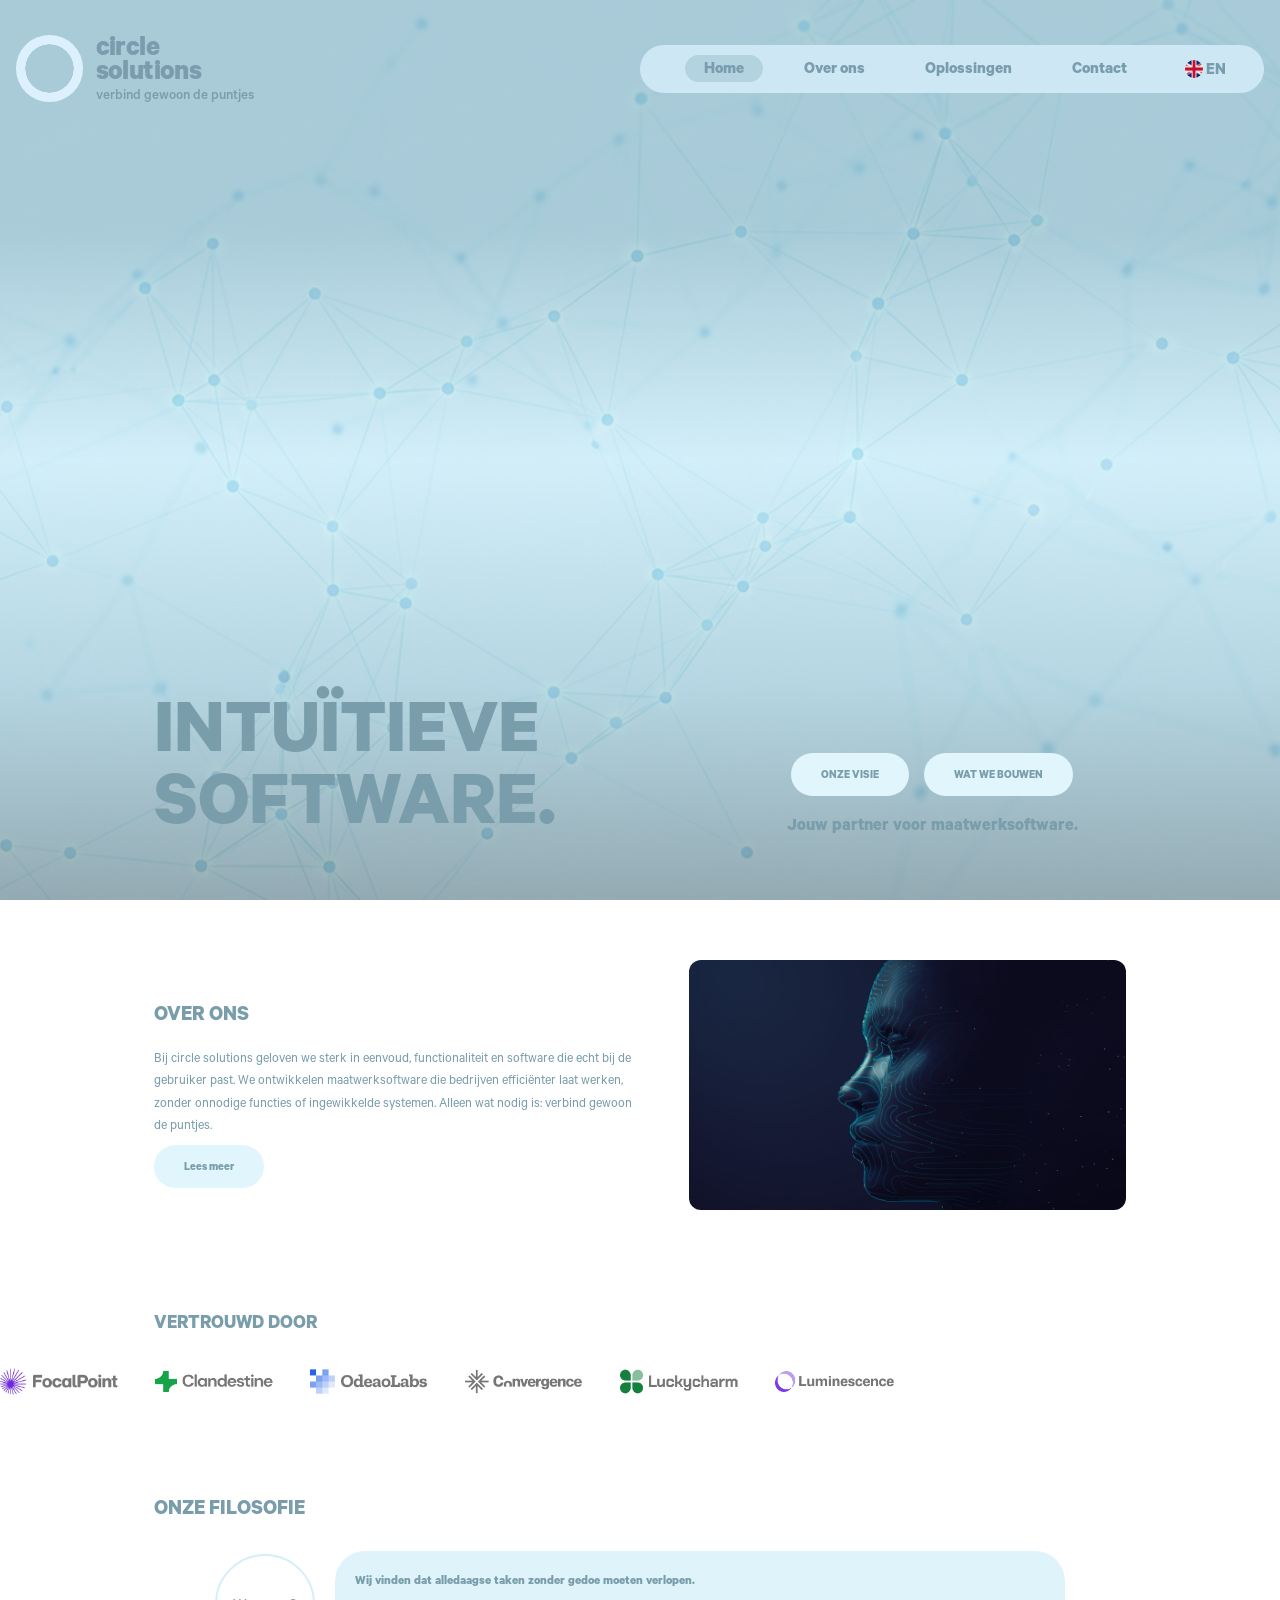
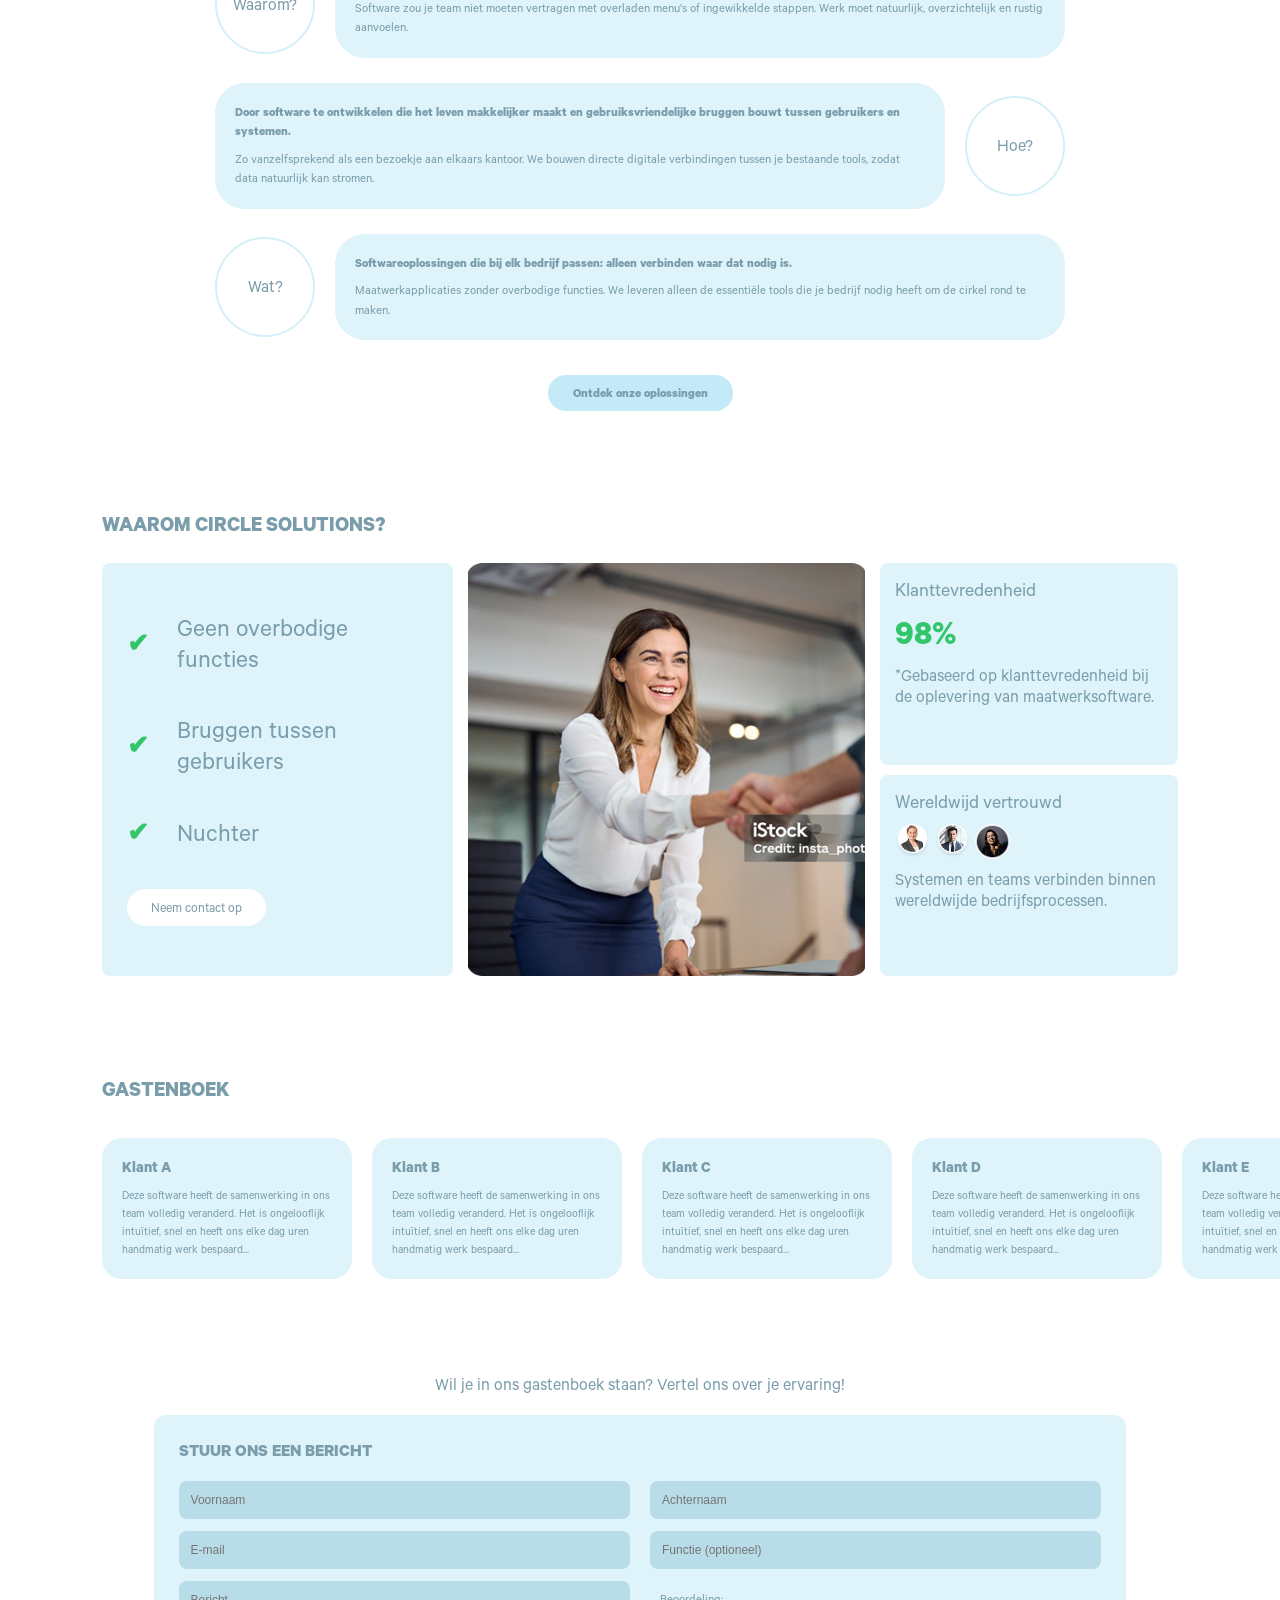
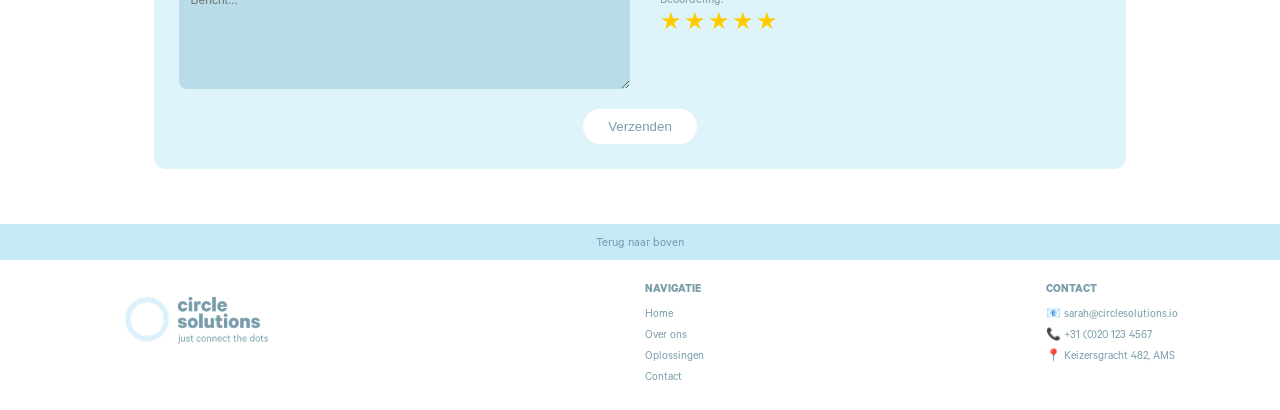
<file: index-nl.html>
<!DOCTYPE html>
<html lang="nl">
<head>
    <meta charset="UTF-8">
    <meta name="viewport" content="width=device-width, initial-scale=1.0">
    <title>Circle Solutions</title>
    <link rel="icon" href="assets/images/circle.png">
    <link rel="stylesheet" href="general.css">
    <link rel="stylesheet" href="homepage.css">
</head>
<body id="top">

    <div class="topwrapper">

        <header class="header">
            <div class="header-container">

                <a href="index-nl.html" class="logo">
                    <span class="logo-mark"></span>
                    <span class="logo-text">
                        <span class="logo-title">circle<br>solutions</span>
                        <span class="logo-tagline">verbind gewoon de puntjes</span>
                    </span>
                </a>

                <div class="nav-pill">
                    <nav class="nav">
                        <a href="index-nl.html" class="is-current">Home</a>
                        <a href="about-nl.html">Over ons</a>
                        <a href="solutions-nl.html">Oplossingen</a>
                        <a href="contact-nl.html">Contact</a>
                    </nav>
                    <div class="lang">
                        <a href="index.html" class="lang-option" hreflang="en">
                            <img class="lang-flag" src="assets/images/united-kingdom.jpg" alt="">
                            <span>EN</span>
                        </a>
                    </div>
                </div>
            </div>
        </header>

        <section id="home" class="hero-section">
            <div class="container hero-content">
                <h1>INTUÏTIEVE SOFTWARE.</h1>
            </div>

            <div class="hero-side">
                <div class="hero-buttons">
                    <a href="about-nl.html" class="hero-button">ONZE VISIE</a>
                    <a href="solutions-nl.html" class="hero-button">WAT WE BOUWEN</a>
                </div>

                <p class="hero-subtitle">Jouw partner voor maatwerksoftware.</p>
            </div>
        </section>

    </div>

    <section id="about" class="about-section">
        <div class="about-container">

            <div class="about-content">
                <h2 class="section-title">OVER ONS</h2>
                <p class="about-text">
                    Bij circle solutions geloven we sterk in eenvoud, functionaliteit en software die echt bij de gebruiker past. We ontwikkelen maatwerksoftware die bedrijven efficiënter laat werken, zonder onnodige functies of ingewikkelde systemen. Alleen wat nodig is: verbind gewoon de puntjes.
                </p>
                <a href="about-nl.html" class="hero-button">Lees meer</a>
            </div>

            <div class="about-image">
                <img src="assets/images/about-photo.jpg" alt="Silhouet van een gezicht" class="about-image">
            </div>

        </div>
    </section>

    <section class="trusted-section">
        <div class="trusted-container">
            <h2 class="section-title">VERTROUWD DOOR</h2>

            <div class="logo-loop">
                <div class="logo-item"><img src="assets/images/focalpoint.png" alt="FocalPoint Logo"></div>
                <div class="logo-item"><img src="assets/images/clandestine.png" alt="Clandestine Logo"></div>
                <div class="logo-item"><img src="assets/images/odeaolabs.png" alt="OdeaoLabs Logo"></div>
                <div class="logo-item"><img src="assets/images/convergence.png" alt="Convergence Logo"></div>
                <div class="logo-item"><img src="assets/images/luckycharm.png" alt="Luckycharm Logo"></div>
                <div class="logo-item"><img src="assets/images/luminesence.png" alt="Luminescence Logo"></div>
            </div>

        </div>
    </section>

    <section class="philosophy">
        <h2>ONZE FILOSOFIE</h2>

        <div class="row">
            <div class="circle">Waarom?</div>

            <div class="bubble">
                <strong>Wij vinden dat alledaagse taken zonder gedoe moeten verlopen.</strong>
                <p>Software zou je team niet moeten vertragen met overladen menu's of ingewikkelde stappen. Werk moet natuurlijk, overzichtelijk en rustig aanvoelen.</p>
            </div>
        </div>

        <div class="row">
            <div class="bubble">
                <strong>Door software te ontwikkelen die het leven makkelijker maakt en gebruiksvriendelijke bruggen bouwt tussen gebruikers en systemen.</strong>
                <p>Zo vanzelfsprekend als een bezoekje aan elkaars kantoor. We bouwen directe digitale verbindingen tussen je bestaande tools, zodat data natuurlijk kan stromen.</p>
            </div>

            <div class="circle">Hoe?</div>
        </div>

        <div class="row">
            <div class="circle">Wat?</div>

            <div class="bubble">
                <strong>Softwareoplossingen die bij elk bedrijf passen: alleen verbinden waar dat nodig is.</strong>
                <p>Maatwerkapplicaties zonder overbodige functies. We leveren alleen de essentiële tools die je bedrijf nodig heeft om de cirkel rond te maken.</p>
            </div>
        </div>

        <a href="solutions-nl.html" class="philosophy-button">Ontdek onze oplossingen</a>
    </section>

    <section class="features">
        <h2>WAAROM CIRCLE SOLUTIONS?</h2>

        <div class="features-container">
            <div class="feature-box">
                <div class="feature-item"><span class="checkmark">&#10004;</span> Geen overbodige functies</div>
                <div class="feature-item"><span class="checkmark">&#10004;</span> Bruggen tussen gebruikers</div>
                <div class="feature-item"><span class="checkmark">&#10004;</span> Nuchter</div>
                <a href="contact-nl.html" class="contact-btn">Neem contact op</a>
            </div>

            <div class="feature-media">
                <img src="assets/images/handshake.png" alt="Mensen die elkaar de hand schudden">
            </div>

            <div class="feature-stats">
                <div class="stat-card">
                    <p class="stat-title">Klanttevredenheid</p>
                    <strong class="stat-number">98%</strong>
                    <p class="stat-sub">*Gebaseerd op klanttevredenheid bij de oplevering van maatwerksoftware.</p>
                </div>

                <div class="stat-card">
                    <p class="stat-title">Wereldwijd vertrouwd</p>
                    <div class="stat-avatars">
                        <img src="assets/images/avatar1.png" alt="Klant 1">
                        <img src="assets/images/avatar2.png" alt="Klant 2">
                        <img src="assets/images/avatar3.png" alt="Klant 3">
                    </div>
                    <p class="stat-sub">Systemen en teams verbinden binnen wereldwijde bedrijfsprocessen.</p>
                </div>
            </div>
        </div>
    </section>

    <section class="guestbook" id="guestbook">
        <h2>GASTENBOEK</h2>
        <div class="slider-wrapper">
            <div class="slider-track">
                <div class="review-card" id="client-a">
                    <h3>Klant A</h3>
                    <p>Deze software heeft de samenwerking in ons team volledig veranderd. Het is ongelooflijk intuïtief, snel en heeft ons elke dag uren handmatig werk bespaard...</p>
                </div>

                <div class="review-card" id="client-b">
                    <h3>Klant B</h3>
                    <p>Deze software heeft de samenwerking in ons team volledig veranderd. Het is ongelooflijk intuïtief, snel en heeft ons elke dag uren handmatig werk bespaard...</p>
                </div>

                <div class="review-card" id="client-c">
                    <h3>Klant C</h3>
                    <p>Deze software heeft de samenwerking in ons team volledig veranderd. Het is ongelooflijk intuïtief, snel en heeft ons elke dag uren handmatig werk bespaard...</p>
                </div>

                <div class="review-card" id="client-d">
                    <h3>Klant D</h3>
                    <p>Deze software heeft de samenwerking in ons team volledig veranderd. Het is ongelooflijk intuïtief, snel en heeft ons elke dag uren handmatig werk bespaard...</p>
                </div>

                <div class="review-card" id="client-e">
                    <h3>Klant E</h3>
                    <p>Deze software heeft de samenwerking in ons team volledig veranderd. Het is ongelooflijk intuïtief, snel en heeft ons elke dag uren handmatig werk bespaard...</p>
                </div>
            </div>
        </div>
    </section>

    <section class="contact-section">
        <p class="form-intro">Wil je in ons gastenboek staan? Vertel ons over je ervaring!</p>

        <div class="form-container">
            <h2>STUUR ONS EEN BERICHT</h2>

            <form action="#" method="POST" class="contact-form">
                <div class="form-grid">
                    <div class="form-group">
                        <input type="text" placeholder="Voornaam" required>
                        <input type="email" placeholder="E-mail" required>
                        <textarea placeholder="Bericht..." rows="6" required></textarea>
                    </div>

                    <div class="form-group">
                        <input type="text" placeholder="Achternaam" required>
                        <input type="text" placeholder="Functie (optioneel)">

                        <div class="rating-box">
                            <label>Beoordeling:</label>
                            <div class="stars">&#9733;&#9733;&#9733;&#9733;&#9733;</div>
                        </div>
                    </div>
                </div>

                <div class="form-actions">
                    <button type="submit" class="submit-btn">Verzenden</button>
                </div>
            </form>
        </div>
    </section>

    <footer class="site-footer">
        <div class="back-to-top">
            <a href="#top">Terug naar boven</a>
        </div>

        <div class="footer-columns">
            <div class="footer-col brand-col">
                <div class="footer-logo">
                    <img src="assets/images/logo.png" alt="circle solutions logo">
                </div>
            </div>

            <div class="footer-col links-col">
                <h3>NAVIGATIE</h3>
                <ul>
                    <li><a href="index-nl.html">Home</a></li>
                    <li><a href="about-nl.html">Over ons</a></li>
                    <li><a href="solutions-nl.html">Oplossingen</a></li>
                    <li><a href="contact-nl.html">Contact</a></li>
                </ul>
            </div>

            <div class="footer-col contact-col">
                <h3>CONTACT</h3>
                <ul>
                    <li>📧 sarah@circlesolutions.io</li>
                    <li>📞 +31 (0)20 123 4567</li>
                    <li>📍 Keizersgracht 482, AMS</li>
                </ul>
            </div>
        </div>
    </footer>

</body>
</html>
</file>
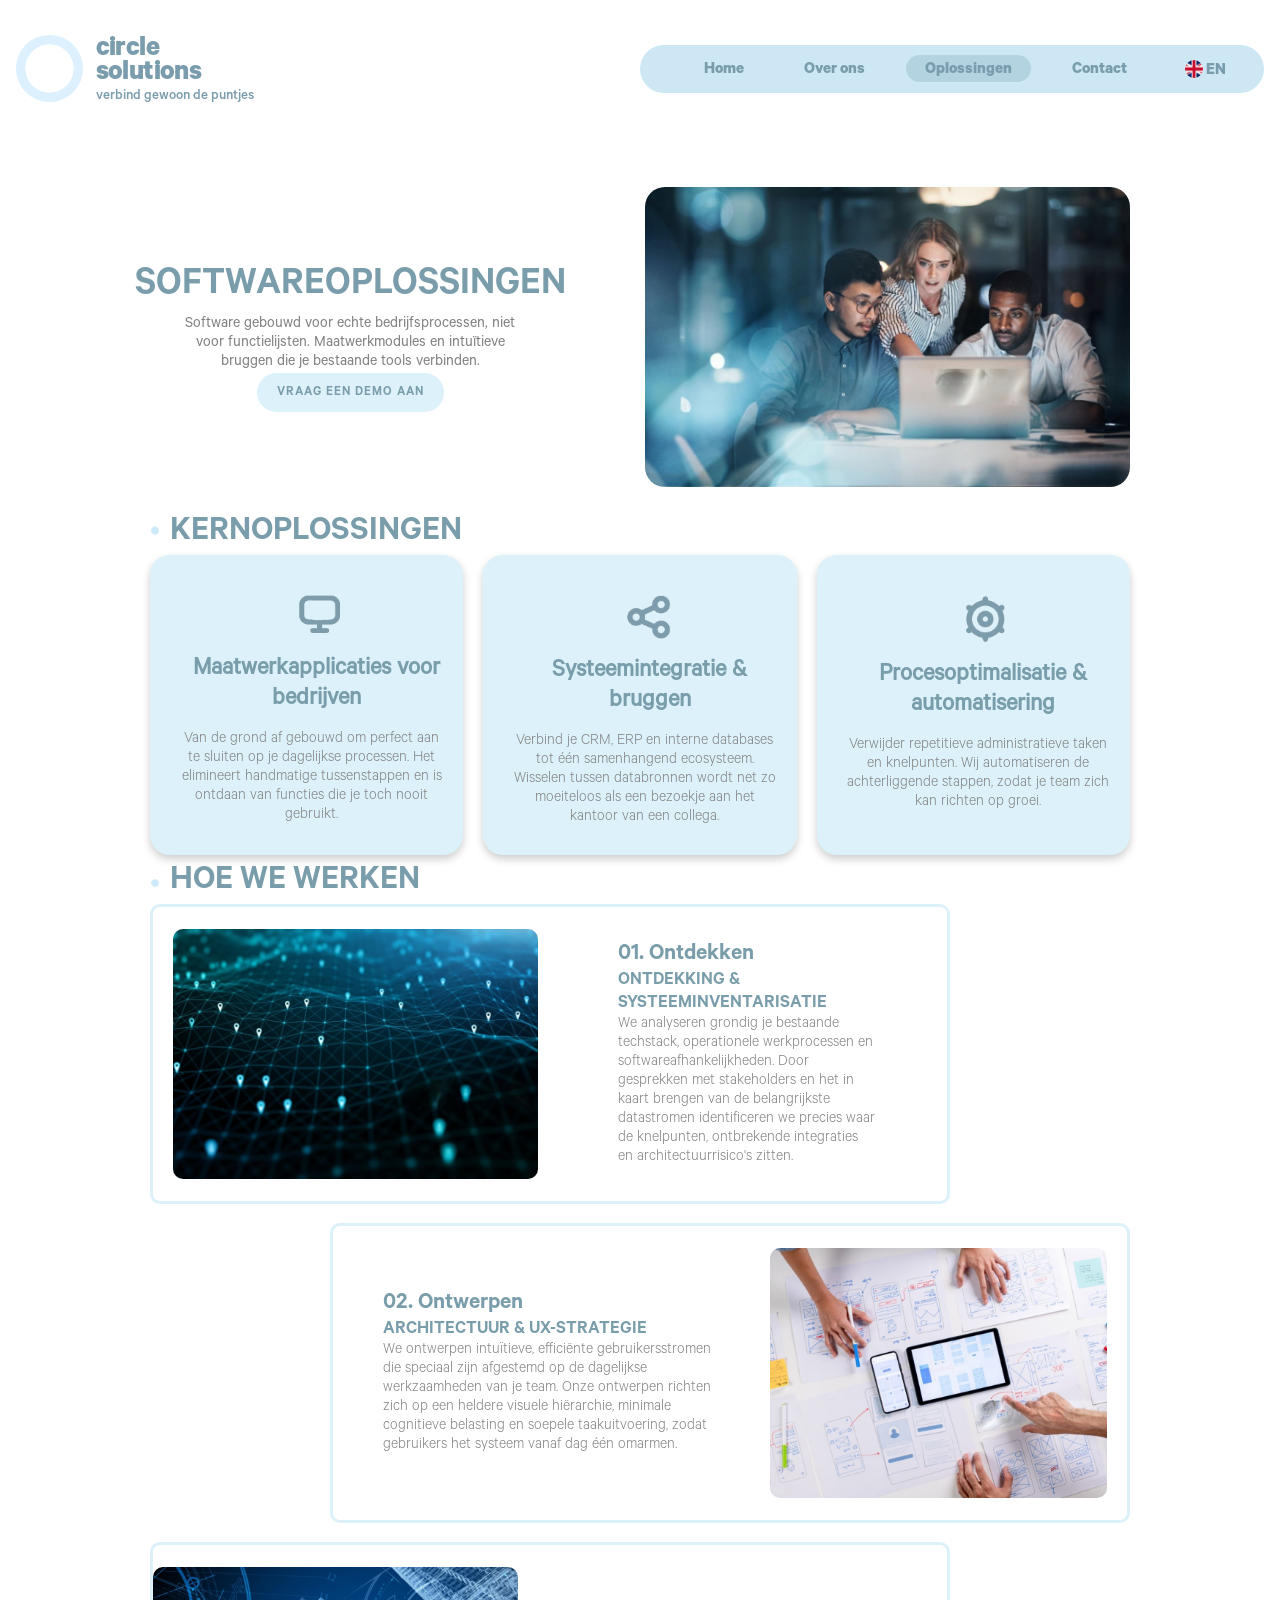
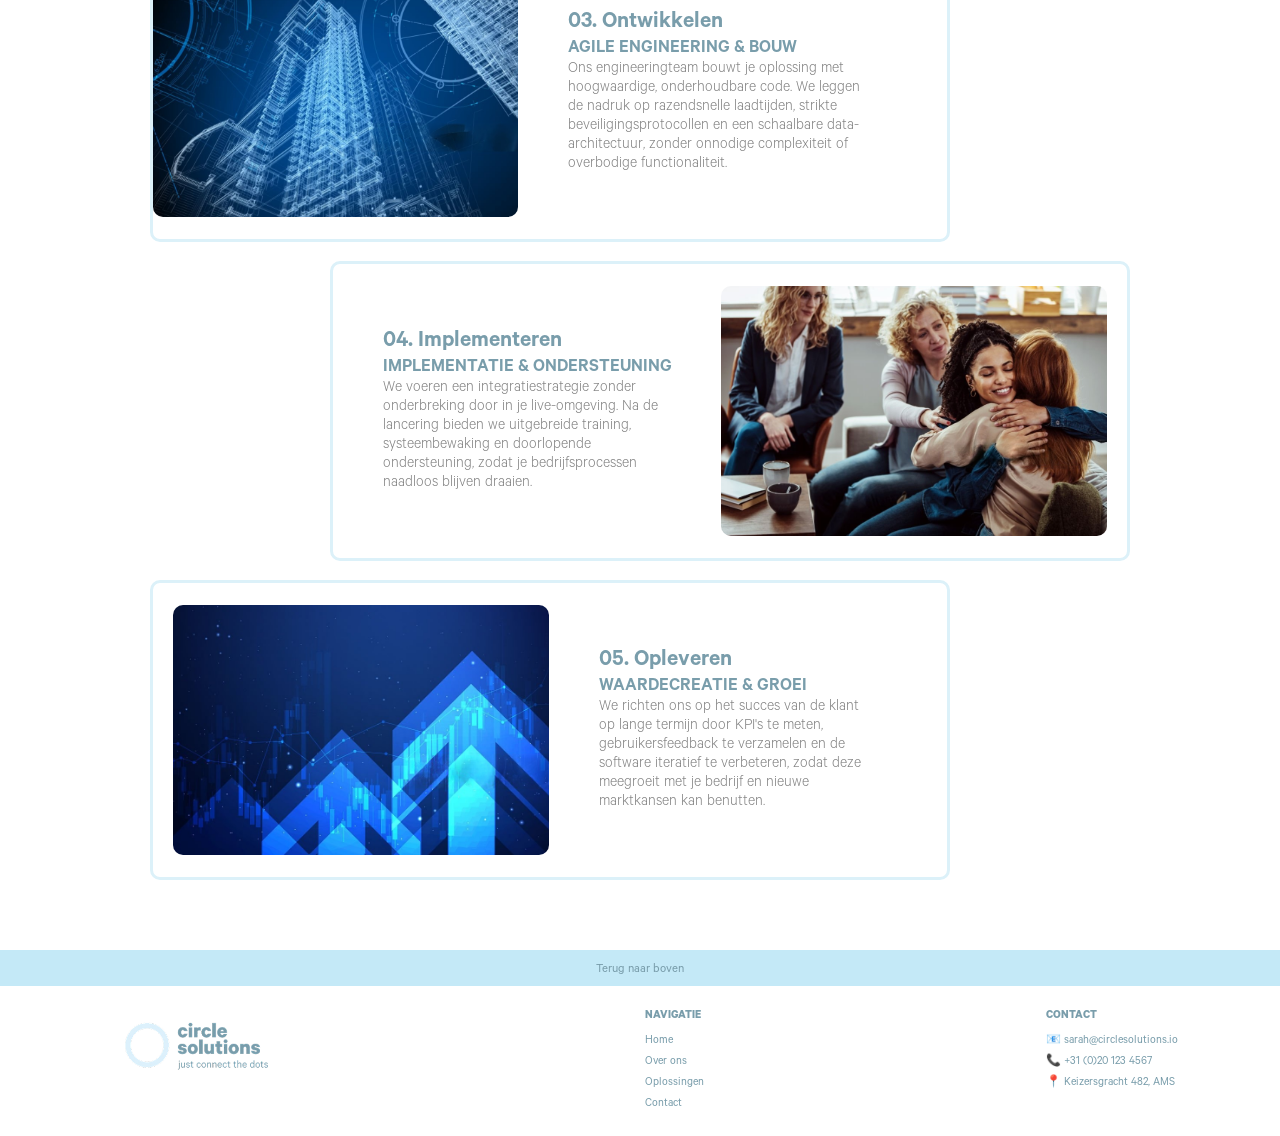
<file: solutions-nl.html>
<!DOCTYPE html>
<html lang="nl">
<head>
    <meta charset="UTF-8">
    <meta name="viewport" content="width=device-width, initial-scale=1.0">
    <title>Oplossingen</title>
    <link rel="icon" href="assets/images/circle.png">
    <link rel="stylesheet" href="general.css">
    <link rel="stylesheet" href="solutions.css">
</head>

<body id="top">

    <header class="header">
        <div class="header-container">

            <a href="index-nl.html" class="logo">
                <span class="logo-mark"></span>
                <span class="logo-text">
                    <span class="logo-title">circle<br>solutions</span>
                    <span class="logo-tagline">verbind gewoon de puntjes</span>
                </span>
            </a>

            <div class="nav-pill">
                <nav class="nav">
                    <a href="index-nl.html">Home</a>
                    <a href="about-nl.html">Over ons</a>
                    <a href="solutions-nl.html" class="is-current">Oplossingen</a>
                    <a href="contact-nl.html">Contact</a>
                </nav>
                <div class="lang">
                    <a href="solutions.html" class="lang-option" hreflang="en">
                        <img class="lang-flag" src="assets/images/united-kingdom.jpg" alt="">
                        <span>EN</span>
                    </a>
                </div>
            </div>
        </div>
    </header>

    <main>
        <article>
            <section>
                <div class="intro">

                    <div class="text-left">
                        <h1>SOFTWAREOPLOSSINGEN</h1>
                        <p>Software gebouwd voor echte bedrijfsprocessen, niet voor functielijsten.
                        Maatwerkmodules en intuïtieve bruggen die je bestaande tools verbinden.</p>

                        <button><a href="contact-nl.html">VRAAG EEN DEMO AAN</a></button>
                    </div>

                    <img src="assets/images/wmremove-transformed.jpeg" alt="Softwareoplossingen">

                </div>
            </section><br>

            <section>

                <div class="subtitle">
                    <img src="assets/images/bullet.png" alt="">
                    <h2>KERNOPLOSSINGEN</h2>
                </div>

                <div class="cards-row">

                    <div class="first-card">

                        <div class="flip-card-inner">

                            <div class="front-card">
                                <img src="assets/images/computer.png" alt="Maatwerkapplicaties voor bedrijven">
                                <h4>Maatwerkapplicaties voor bedrijven</h4>
                                <p>Van de grond af gebouwd om perfect aan te sluiten op je dagelijkse processen.
                                Het elimineert handmatige tussenstappen en is ontdaan van functies die je toch nooit gebruikt.</p>
                            </div>

                            <div class="back-card">
                                <h5>Belangrijkste kenmerken:</h5>
                                <ul>
                                    <li>Overzichtelijke dashboards per rol.</li><br>
                                    <li>Geen overbodige licenties: betaal alleen voor wat je team echt gebruikt.</li><br>
                                    <li>Schaalbare cloud-native architectuur.</li><br>
                                </ul>
                            </div>

                        </div>

                    </div>

                    <div class="second-card">

                        <div class="flip-card-inner">

                            <div class="front-card">
                                <img src="assets/images/dots.png" alt="Systeemintegratie en bruggen">
                                <h4>Systeemintegratie &amp; bruggen</h4>
                                <p>Verbind je CRM, ERP en interne databases tot één samenhangend ecosysteem.
                                Wisselen tussen databronnen wordt net zo moeiteloos als een bezoekje aan het kantoor van een collega.</p>
                            </div>

                            <div class="back-card">
                                <h5>Belangrijkste kenmerken:</h5>
                                <ul>
                                    <li>Realtime API-koppelingen en datasynchronisatie.</li><br>
                                    <li>Geautomatiseerde datatransformatie tussen oude en nieuwe tools.</li><br>
                                    <li>Gecentraliseerd dashboardoverzicht van alle actieve knooppunten.</li><br>
                                </ul>
                            </div>

                        </div>

                    </div>

                    <div class="third-card">

                        <div class="flip-card-inner">

                            <div class="front-card">
                                <img src="assets/images/smth.png" alt="Procesoptimalisatie en automatisering">
                                <h4>Procesoptimalisatie &amp; automatisering</h4>
                                <p>Verwijder repetitieve administratieve taken en knelpunten.
                                Wij automatiseren de achterliggende stappen, zodat je team zich kan richten op groei.</p>
                            </div>

                            <div class="back-card">
                                <h5>Belangrijkste kenmerken:</h5>
                                <ul>
                                    <li>Geautomatiseerde documentgeneratie en rapportages.</li><br>
                                    <li>Gebeurtenisgestuurde triggers met e-mail- en notificatie-updates.</li><br>
                                    <li>Transparante auditlogboeken en activiteitenregistratie.</li><br>
                                </ul>
                            </div>

                        </div>

                    </div>

                </div>

            </section>

            <section>
                <div class="subtitle">
                    <h2><img src="assets/images/bullet.png" alt="">HOE WE WERKEN</h2>
                </div>

                <div class="first-row">

                    <div class="image-container">
                        <img src="assets/images/01.discover.jpeg" alt="Ontdekken">
                    </div>

                    <div class="info">
                        <h2>01. Ontdekken</h2>
                        <h3>ONTDEKKING &amp; SYSTEEMINVENTARISATIE</h3>
                        <p>We analyseren grondig je bestaande techstack, operationele werkprocessen en softwareafhankelijkheden.
                        Door gesprekken met stakeholders en het in kaart brengen van de belangrijkste datastromen identificeren we precies waar de knelpunten, ontbrekende integraties en architectuurrisico's zitten.</p>
                    </div>

                </div>
                <br>

                <div class="direction-right">

                    <div class="second-row">

                        <div class="info">
                            <h2>02. Ontwerpen</h2>
                            <h3>ARCHITECTUUR &amp; UX-STRATEGIE</h3>
                            <p>We ontwerpen intuïtieve, efficiënte gebruikersstromen die speciaal zijn afgestemd op de dagelijkse werkzaamheden van je team.
                            Onze ontwerpen richten zich op een heldere visuele hiërarchie, minimale cognitieve belasting en soepele taakuitvoering, zodat gebruikers het systeem vanaf dag één omarmen.</p>
                        </div>

                        <div class="image-container02">
                            <img src="assets/images/02.design.jpeg" alt="Ontwerpen">
                        </div>

                    </div>
                </div><br>

                <div class="third-row">

                    <div class="image-container03">
                        <img src="assets/images/03.develop.jpeg" alt="Ontwikkelen">
                    </div>

                    <div class="info">
                        <h2>03. Ontwikkelen</h2>
                        <h3>AGILE ENGINEERING &amp; BOUW</h3>
                        <p>Ons engineeringteam bouwt je oplossing met hoogwaardige, onderhoudbare code.
                        We leggen de nadruk op razendsnelle laadtijden, strikte beveiligingsprotocollen en een schaalbare data-architectuur, zonder onnodige complexiteit of overbodige functionaliteit.</p>
                    </div>

                </div><br>

                <div class="direction-right">
                    <div class="fourth-row">
                        <div class="info">
                            <h2>04. Implementeren</h2>
                            <h3>IMPLEMENTATIE &amp; ONDERSTEUNING</h3>
                            <p>We voeren een integratiestrategie zonder onderbreking door in je live-omgeving.
                            Na de lancering bieden we uitgebreide training, systeembewaking en doorlopende ondersteuning, zodat je bedrijfsprocessen naadloos blijven draaien.</p>
                        </div>

                        <div class="image-container04">
                            <img src="assets/images/04.deploy.jpeg" alt="Implementeren">
                        </div>
                    </div>
                </div><br>

                <div class="fifth-row">
                    <div class="image-container05">
                        <img src="assets/images/05.deliver.jpeg" alt="Opleveren">
                    </div>

                    <div class="info">
                        <h2>05. Opleveren</h2>
                        <h3>WAARDECREATIE &amp; GROEI</h3>
                        <p>We richten ons op het succes van de klant op lange termijn door KPI's te meten, gebruikersfeedback te verzamelen
                        en de software iteratief te verbeteren, zodat deze meegroeit met je bedrijf en nieuwe marktkansen kan benutten.</p>
                    </div>
                </div>
            </section>
        </article>
    </main>

    <footer class="site-footer">
        <div class="back-to-top">
            <a href="#top">Terug naar boven</a>
        </div>

        <div class="footer-columns">
            <div class="footer-col brand-col">
                <div class="footer-logo">
                    <img src="assets/images/logo.png" alt="circle solutions logo">
                </div>
            </div>

            <div class="footer-col links-col">
                <h3>NAVIGATIE</h3>
                <ul>
                    <li><a href="index-nl.html">Home</a></li>
                    <li><a href="about-nl.html">Over ons</a></li>
                    <li><a href="solutions-nl.html">Oplossingen</a></li>
                    <li><a href="contact-nl.html">Contact</a></li>
                </ul>
            </div>

            <div class="footer-col contact-col">
                <h3>CONTACT</h3>
                <ul>
                    <li>📧 sarah@circlesolutions.io</li>
                    <li>📞 +31 (0)20 123 4567</li>
                    <li>📍 Keizersgracht 482, AMS</li>
                </ul>
            </div>
        </div>
    </footer>

</body>
</html>
</file>
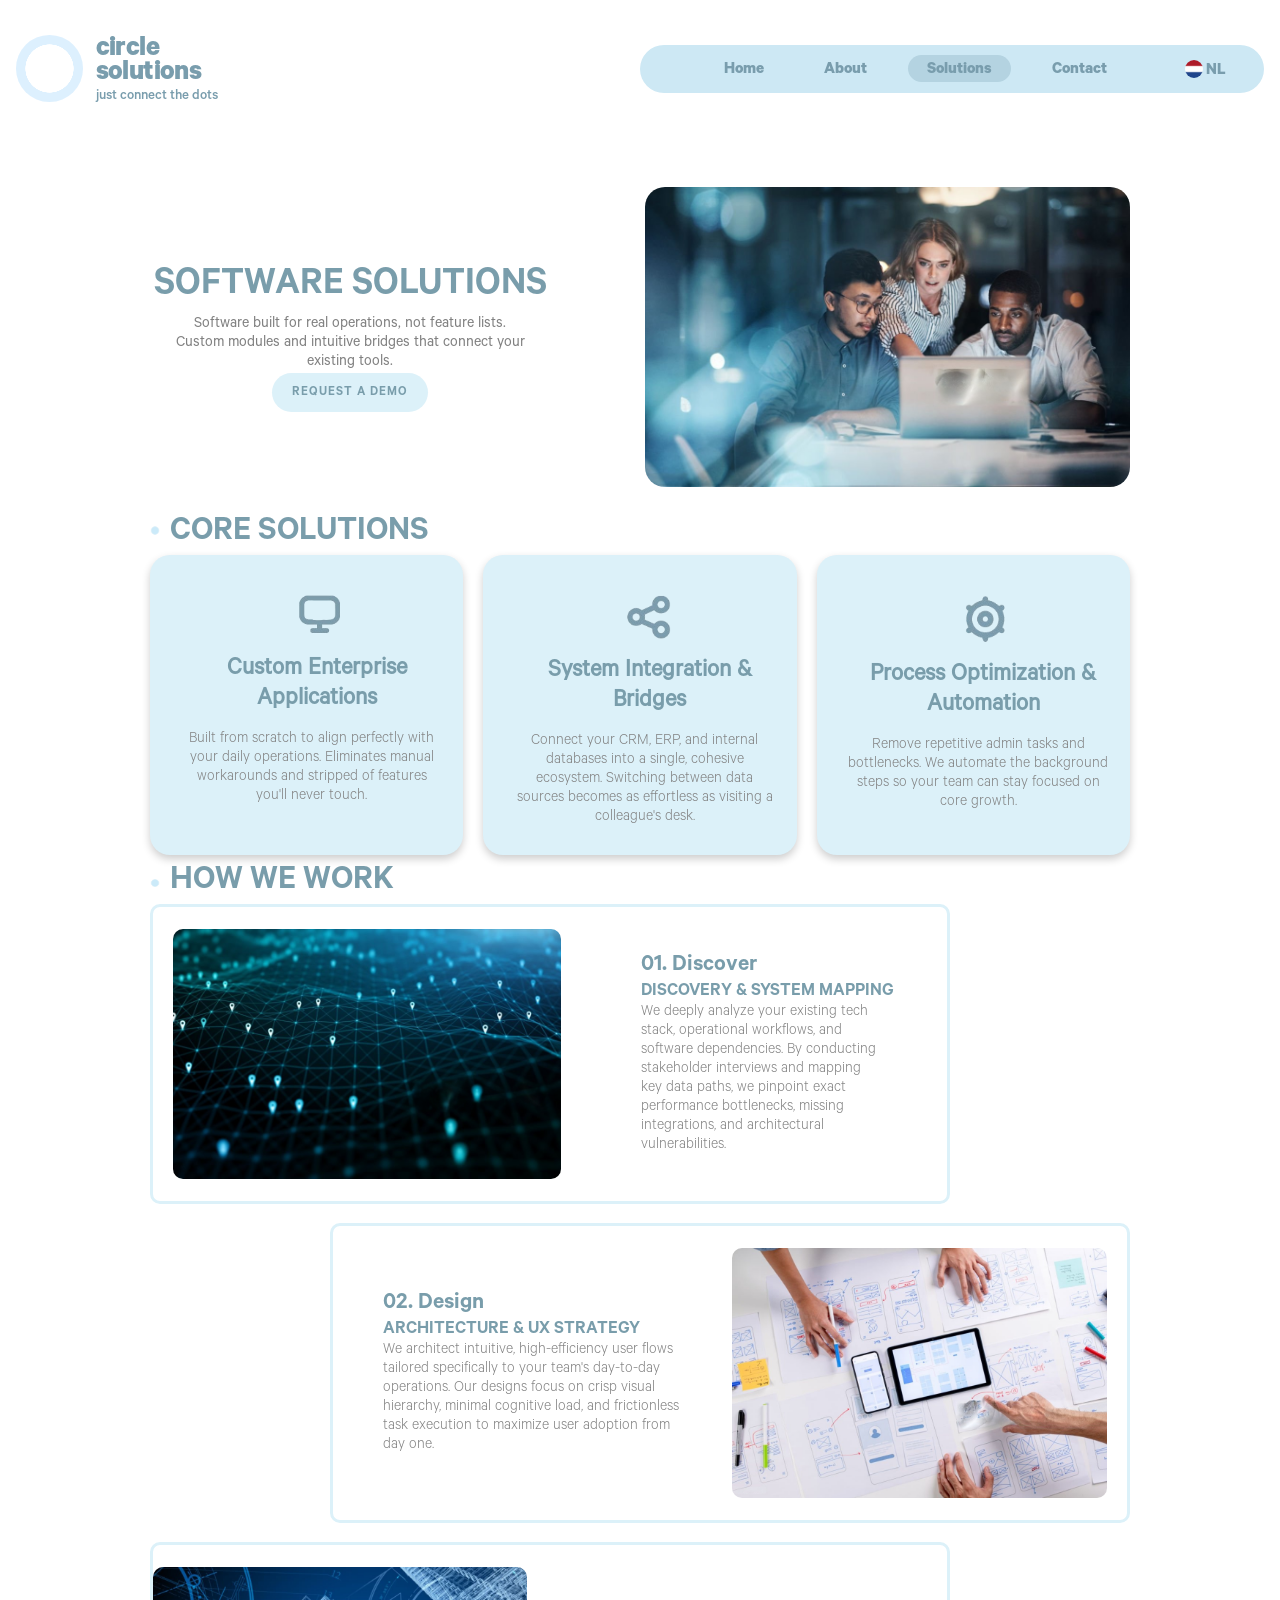
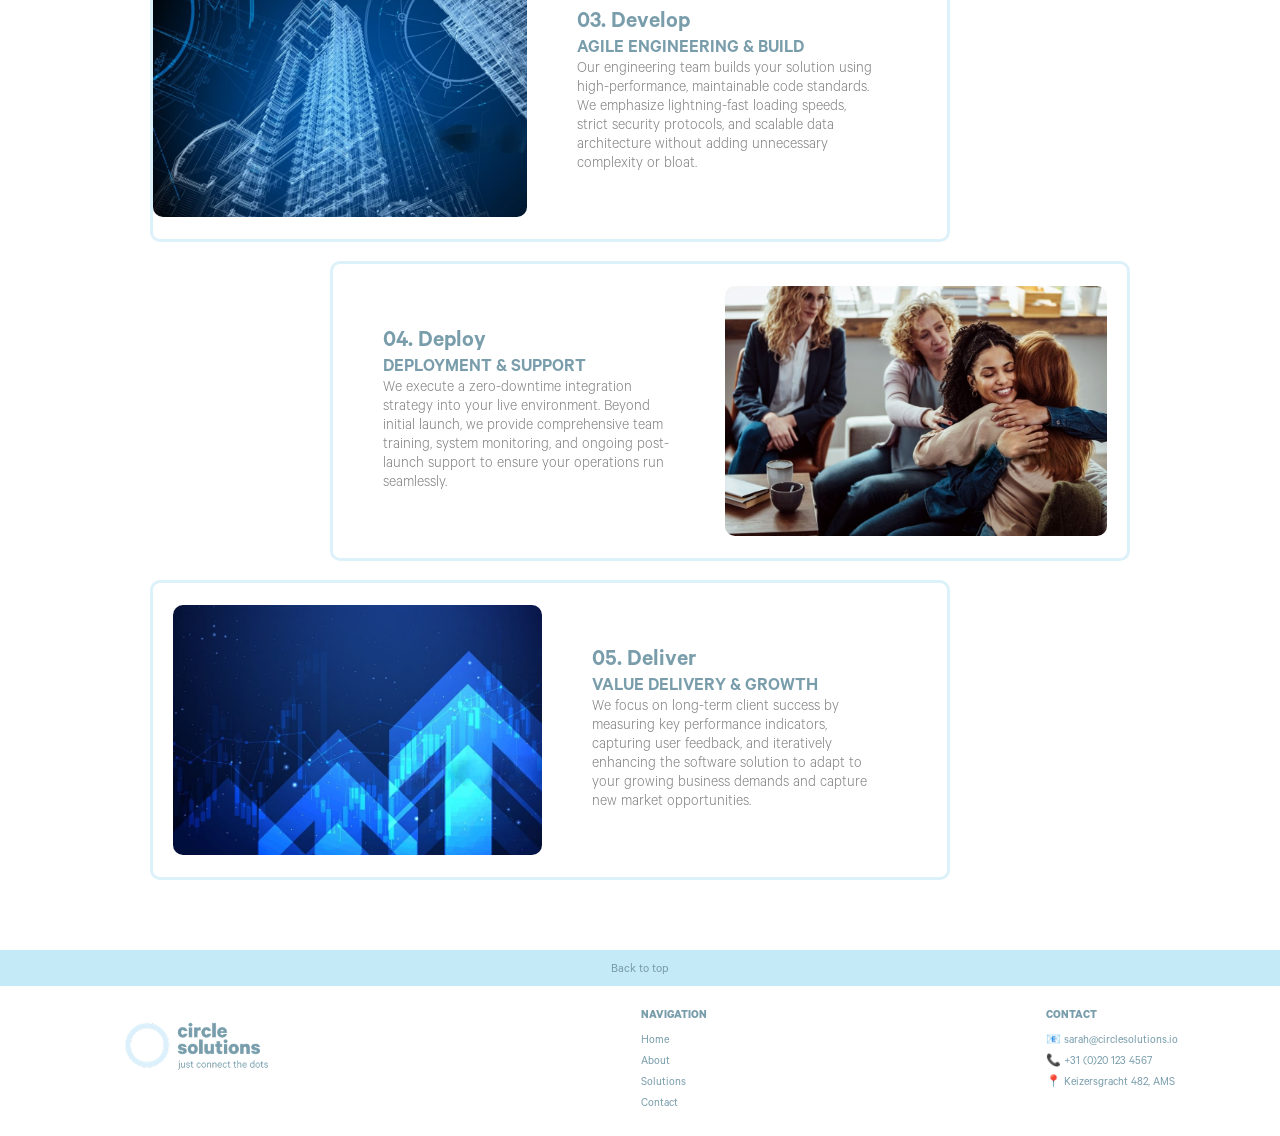
<file: solutions.html>
<!DOCTYPE html>
<html lang="en">
<head>
    <meta charset="UTF-8">
    <meta name="viewport" content="width=device-width, initial-scale=1.0">
    <title>Solutions</title>
    <link rel="icon" href="assets/images/circle.png">
    <link rel="stylesheet" href="general.css">
    <link rel="stylesheet" href="solutions.css">
</head>

<body id="top">

    <header class="header">
        <div class="header-container">

            <a href="index.html" class="logo">
                <span class="logo-mark"></span>
                <span class="logo-text">
                    <span class="logo-title">circle<br>solutions</span>
                    <span class="logo-tagline">just connect the dots</span>
                </span>
            </a>

            <div class="nav-pill">
                <nav class="nav">
                    <a href="index.html">Home</a>
                    <a href="about.html">About</a>
                    <a href="solutions.html" class="is-current">Solutions</a>
                    <a href="contact.html">Contact</a>
                </nav>
                <div class="lang">
                    <a href="solutions-nl.html" class="lang-option" hreflang="nl">
                        <img class="lang-flag" src="assets/images/Flag_of_Netherlands-1024x683.webp" alt="">
                        <span>NL</span>
                    </a>
                </div>
            </div>
        </div>
    </header>

    <main>
        <article>
            <section>
                <div class="intro">

                    <div class="text-left">
                        <h1>SOFTWARE SOLUTIONS</h1>
                        <p>Software built for real operations, not feature lists.
                        Custom modules and intuitive bridges that connect your existing tools.</p>

                        <button><a href="contact.html">REQUEST A DEMO</a></button>
                    </div>

                    <img src="assets/images/wmremove-transformed.jpeg" alt="Software solutions">

                </div>
            </section><br>

            <section>

                <div class="subtitle">
                    <img src="assets/images/bullet.png" alt="">
                    <h2>CORE SOLUTIONS</h2>
                </div>

                <div class="cards-row">

                    <div class="first-card">

                        <div class="flip-card-inner">

                            <div class="front-card">
                                <img src="assets/images/computer.png" alt="Custom enterprise applications">
                                <h4>Custom Enterprise Applications</h4>
                                <p>Built from scratch to align perfectly with your daily operations.
                                Eliminates manual workarounds and stripped of features you'll never touch.</p>
                            </div>

                            <div class="back-card">
                                <h5>Key features:</h5>
                                <ul>
                                    <li>Clean, role-based dashboards.</li><br>
                                    <li>Zero license bloat: pay only for what your team actually uses.</li><br>
                                    <li>Scalable cloud-native architecture.</li><br>
                                </ul>
                            </div>

                        </div>

                    </div>

                    <div class="second-card">

                        <div class="flip-card-inner">

                            <div class="front-card">
                                <img src="assets/images/dots.png" alt="System integration and bridges">
                                <h4>System Integration &amp; Bridges</h4>
                                <p>Connect your CRM, ERP, and internal databases into a single, cohesive ecosystem.
                                Switching between data sources becomes as effortless as visiting a colleague's desk.</p>
                            </div>

                            <div class="back-card">
                                <h5>Key features:</h5>
                                <ul>
                                    <li>Real-time API connectors and data synchronization.</li><br>
                                    <li>Automated data transformation between old and new tools.</li><br>
                                    <li>Centralized dashboard view across all active nodes.</li><br>
                                </ul>
                            </div>

                        </div>

                    </div>

                    <div class="third-card">

                        <div class="flip-card-inner">

                            <div class="front-card">
                                <img src="assets/images/smth.png" alt="Process optimization and automation">
                                <h4>Process Optimization &amp; Automation</h4>
                                <p>Remove repetitive admin tasks and bottlenecks.
                                We automate the background steps so your team can stay focused on core growth.</p>
                            </div>

                            <div class="back-card">
                                <h5>Key features:</h5>
                                <ul>
                                    <li>Automated document generation and reporting.</li><br>
                                    <li>Event-driven triggers and email/notification updates.</li><br>
                                    <li>Transparent audit logs and activity tracking.</li><br>
                                </ul>
                            </div>

                        </div>

                    </div>

                </div>

            </section>

            <section>
                <div class="subtitle">
                    <h2><img src="assets/images/bullet.png" alt="">HOW WE WORK</h2>
                </div>

                <div class="first-row">

                    <div class="image-container">
                        <img src="assets/images/01.discover.jpeg" alt="Discover">
                    </div>

                    <div class="info">
                        <h2>01. Discover</h2>
                        <h3>DISCOVERY &amp; SYSTEM MAPPING</h3>
                        <p>We deeply analyze your existing tech stack, operational workflows, and software dependencies.
                        By conducting stakeholder interviews and mapping key data paths, we pinpoint exact performance bottlenecks, missing integrations, and architectural vulnerabilities.</p>
                    </div>

                </div>
                <br>

                <div class="direction-right">

                    <div class="second-row">

                        <div class="info">
                            <h2>02. Design</h2>
                            <h3>ARCHITECTURE &amp; UX STRATEGY</h3>
                            <p>We architect intuitive, high-efficiency user flows tailored specifically to your team's day-to-day operations.
                            Our designs focus on crisp visual hierarchy, minimal cognitive load, and frictionless task execution to maximize user adoption from day one.</p>
                        </div>

                        <div class="image-container02">
                            <img src="assets/images/02.design.jpeg" alt="Design">
                        </div>

                    </div>
                </div><br>

                <div class="third-row">

                    <div class="image-container03">
                        <img src="assets/images/03.develop.jpeg" alt="Develop">
                    </div>

                    <div class="info">
                        <h2>03. Develop</h2>
                        <h3>AGILE ENGINEERING &amp; BUILD</h3>
                        <p>Our engineering team builds your solution using high-performance, maintainable code standards.
                        We emphasize lightning-fast loading speeds, strict security protocols, and scalable data architecture without adding unnecessary complexity or bloat.</p>
                    </div>

                </div><br>

                <div class="direction-right">
                    <div class="fourth-row">
                        <div class="info">
                            <h2>04. Deploy</h2>
                            <h3>DEPLOYMENT &amp; SUPPORT</h3>
                            <p>We execute a zero-downtime integration strategy into your live environment.
                            Beyond initial launch, we provide comprehensive team training, system monitoring, and ongoing post-launch support to ensure your operations run seamlessly.</p>
                        </div>

                        <div class="image-container04">
                            <img src="assets/images/04.deploy.jpeg" alt="Deploy">
                        </div>
                    </div>
                </div><br>

                <div class="fifth-row">
                    <div class="image-container05">
                        <img src="assets/images/05.deliver.jpeg" alt="Deliver">
                    </div>

                    <div class="info">
                        <h2>05. Deliver</h2>
                        <h3>VALUE DELIVERY &amp; GROWTH</h3>
                        <p>We focus on long-term client success by measuring key performance indicators, capturing user feedback,
                        and iteratively enhancing the software solution to adapt to your growing business demands and capture new market opportunities.</p>
                    </div>
                </div>
            </section>
        </article>
    </main>

    <footer class="site-footer">
        <div class="back-to-top">
            <a href="#top">Back to top</a>
        </div>

        <div class="footer-columns">
            <div class="footer-col brand-col">
                <div class="footer-logo">
                    <img src="assets/images/logo.png" alt="circle solutions logo">
                </div>
            </div>

            <div class="footer-col links-col">
                <h3>NAVIGATION</h3>
                <ul>
                    <li><a href="index.html">Home</a></li>
                    <li><a href="about.html">About</a></li>
                    <li><a href="solutions.html">Solutions</a></li>
                    <li><a href="contact.html">Contact</a></li>
                </ul>
            </div>

            <div class="footer-col contact-col">
                <h3>CONTACT</h3>
                <ul>
                    <li>📧 sarah@circlesolutions.io</li>
                    <li>📞 +31 (0)20 123 4567</li>
                    <li>📍 Keizersgracht 482, AMS</li>
                </ul>
            </div>
        </div>
    </footer>

</body>
</html>
</file>
<file: general.css>
@font-face {
    font-family: "Calibre";
    src: url("assets/fonts/Calibre-Regular.otf") format("opentype");
    font-weight: 400;
    font-style: normal;
    font-display: swap;
    ascent-override: 90%;
    descent-override: 30%;
    line-gap-override: 0%;
}

@font-face {
    font-family: "Calibre";
    src: url("assets/fonts/Calibre-Medium.otf") format("opentype");
    font-weight: 500;
    font-style: normal;
    font-display: swap;
    ascent-override: 90%;
    descent-override: 30%;
    line-gap-override: 0%;
}

@font-face {
    font-family: "Calibre";
    src: url("assets/fonts/Calibre-Bold.otf") format("opentype");
    font-weight: 700;
    font-style: normal;
    font-display: swap;
    ascent-override: 90%;
    descent-override: 30%;
    line-gap-override: 0%;
}


@font-face {
    font-family: "Calibre-Black";
    src: url("assets/fonts/Calibre-Black.otf") format("opentype");
    font-display: swap;
}

@font-face {
    font-family: "Calibre-Bold";
    src: url("assets/fonts/Calibre-Bold.otf") format("opentype");
    font-display: swap;
}

@font-face {
    font-family: "Calibre-Light";
    src: url("assets/fonts/Calibre-Light.otf") format("opentype");
    font-display: swap;
}

@font-face {
    font-family: "Calibre-Medium";
    src: url("assets/fonts/Calibre-Medium.otf") format("opentype");
    font-display: swap;
}

@font-face {
    font-family: "Calibre-Regular";
    src: url("assets/fonts/Calibre-Regular.otf") format("opentype");
    font-display: swap;
}

@font-face {
    font-family: "Calibre-Semibold";
    src: url("assets/fonts/Calibre-Semibold.otf") format("opentype");
    font-display: swap;
}



:root {

    --container: 1280px;
    --header-height: 10vh;


    --brand: #a9d6ea;
    --brand-strong: #b4d3e1;
    --brand-dark: #799dad;
    --ink: #08161e;
    --text: #1f3c4a;
    --line: #1c3a4a;
    --line-soft: #b9d9e7;
    --slot-bg: #cde8f4;
    --surface-soft: #ddf0fe;
    --border: #767676;
    --transperante-white: #eefdff8e;
    --ring: #d6e9f4;
    --card-line: #dcebf4;


    --primary: #799dab;
    --primary-soft: #c4e9f7;
    --primary-hover: #a9d6e8;
    --surface: #dff3fb;
    --surface-alt: #dcf1f9;
    --surface-button: #e0f5fc;
    --input: #c0dce6;
    --input-alt: #b8dce8;
    --success: #31c66a;
    --star: #ffcc00;
    --muted: #808080;
    --white: #ffffff;
    --circle-line: #d5eff8;
    --nav-line: #c7eaf8;
    --nav-line-soft: #c9ebf8;
}



* {
    margin: 0;
    padding: 0;
    box-sizing: border-box;
}

html {
    scroll-behavior: smooth;
    font-size: 16px;
}

body {
    font-family: "Calibre", sans-serif;
    font-weight: 400;
    background: var(--white);
    overflow-x: hidden;
}

.page {
    color: var(--text);
    line-height: 1;
}

.page h1 {
    font-weight: 700;
    color: var(--ink);
}

.page h2 {
    font-weight: 500;
    color: var(--brand-dark);
}

.page p {
    font-size: 1rem;
    line-height: 1.4;
    color: var(--border);
    max-width: 62ch;
}

.page .container {
    width: min(var(--container), calc(100% - 40px));
    margin: 0 auto;
}

.page section {
    padding: clamp(40px, 6.5vw, 85px) 0;
}

a {
    color: inherit;
    text-decoration: none;
}


.header {
    width: 100%;
    padding: 35px 0;
    backdrop-filter: blur(1px);
}

.header-container {
    width: min(var(--container), calc(100% - 32px));
    margin: 0 auto;
    display: flex;
    align-items: center;
    justify-content: space-between;
    gap: 32px;
}

.logo {
    display: flex;
    align-items: center;
    gap: 13px;
    flex-shrink: 0;
    color: var(--brand-dark);
}

.logo-mark {
    width: clamp(45px, 5.2vw, 67px);
    aspect-ratio: 1;
    border-radius: 50%;
    flex-shrink: 0;
    background: radial-gradient(circle closest-side,
        transparent 0 71.5%,
        var(--surface-soft) 72.5% 100%);
}

.logo-text {
    display: flex;
    flex-direction: column;
}

.logo-title {
    font-size: clamp(24px, 2.3vw, 39px);
    font-weight: 800;
    line-height: 0.8;
    letter-spacing: -0.02em;
}

.logo-tagline {
    margin-top: 5px;
    font-size: clamp(11px, 1.2vw, 15px);
    font-weight: 500;
    line-height: 1;
}

.nav-pill {
    flex: 1;
    max-width: 624px;
    height: 48px;
    display: flex;
    align-items: center;
    justify-content: space-between;
    gap: 13px;
    padding: 0 38px 0 19px;
    background: var(--slot-bg);
    border-radius: 999px;
    color: var(--brand-dark);
}

.nav {
    flex: 1;
    display: flex;
    align-items: center;
    justify-content: center;
    gap: 22px;
    font-size: clamp(14px, 1.4vw, 17px);
    font-weight: 700;
}

.nav a {
    display: flex;
    align-items: center;
    justify-content: center;
    padding: 5px 19px;
    border-radius: 999px;
    color: var(--brand-dark);
    line-height: 1;
    transition: background-color .2s;
}

.nav a:hover,
.nav a.is-current {
    background: var(--brand-strong);
}

.lang-flag {
    width: 18px;
    height: 18px;
    border-radius: 50%;
    object-fit: cover;
}

.lang-option {
    display: flex;
    align-items: center;
    gap: 3px;
    font-size: clamp(14px, 1.4vw, 17px);
    font-weight: 700;
}

.lang-option:hover {
    opacity: .8;
}


.site-footer {
    background-color: var(--white);
    padding: 20px 8%;
    color: var(--primary);
    font-size: 12px;
    line-height: normal;
}

.back-to-top {
    text-align: center;
    padding: 10px;
    margin-bottom: 20px;
    border-bottom: 1px solid var(--white);
    background-color: var(--primary-soft);
    width: 100vw;
    margin-left: calc(50% - 50vw);
}

.back-to-top a {
    color: var(--primary);
    text-decoration: none;
    font-size: 13px;
}

.back-to-top a:hover {
    text-decoration: underline;
}

.footer-columns {
    display: flex;
    justify-content: space-between;
    gap: 30px;
}

.footer-col {
    font-family: "Calibre", sans-serif;
}

.footer-logo {
    display: flex;
    align-items: center;
    gap: 10px;
}

.footer-logo img {
    width: 200px;
    height: auto;
}

.footer-col h3 {
    font-size: 12px;
    margin-bottom: 10px;
}

.footer-col ul {
    list-style: none;
}

.footer-col li {
    margin-bottom: 6px;
}

.footer-col a {
    color: var(--primary);
    text-decoration: none;
}

.footer-col a:hover {
    text-decoration: underline;
}
</file>
<file: homepage.css>
body {
    font-family: 'Calibre', sans-serif;
    margin: 0;
}

.topwrapper {
    height: 100vh;
    width: 100%;
    background-image: url("assets/images/hero.png");
    background-size: cover;
    background-position: center;
    position: relative;
}

#main-logo {
    width: 210px;
    height: auto;
}

.hero-section {
    height: calc(100vh - 120px);
    width: 100%;
    position: absolute;
    bottom: 0;
    left: 0;
}

.hero-content {
    position: absolute;
    bottom: 65px;
    left: 12%;
    display: flex;
    align-items: flex-end;
    justify-content: flex-start;
    width: 80%;
}

.hero-content h1 {
    color: var(--primary);
    font-size: 80px;
    line-height: 0.9;
    font-weight: bold;
    max-width: 550px;
}

.hero-buttons {
    display: flex;
    gap: 15px;
    margin: 0;
}

.hero-button {
    background-color: var(--surface-button);
    color: var(--primary);
    text-decoration: none;
    font-size: 12px;
    font-weight: bold;
    text-align: center;
    padding: 14px 30px;
    border-radius: 30px;
}

.hero-button:hover {
    background-color: var(--white);
}

.hero-side {
    position: absolute;
    right: 10%;
    bottom: 65px;
    width: 440px;
    display: flex;
    flex-direction: column;
    align-items: center;
    gap: 18px;
}

.hero-subtitle {
    width: auto;
    text-align: center;
    color: var(--primary);
    font-size: 18px;
    font-weight: bold;
}

.about-section {
    padding: 60px 12%;
    background-color: var(--white);
}

.about-container {
    display: flex;
    align-items: center;
    justify-content: space-between;
    gap: 40px;
}

.about-content {
    width: 50%;
}

.section-title {
    color: var(--primary);
    font-size: 22px;
    margin-bottom: 20px;
}

.about-text {
    color: var(--primary);
    font-size: 14px;
    line-height: 1.6;
    margin-bottom: 20px;
}

.about-image {
    width: 45%;
}

.about-image img {
    width: 100%;
    height: 250px;
    object-fit: cover;
    border-radius: 12px;
}

.trusted-section {
    padding: 35px 0;
    background-color: var(--white);
    overflow: hidden;
}

.trusted-container h2 {
    color: var(--primary);
    font-size: 20px;
    margin: 0 12% 25px;
}

.logo-loop {
    display: flex;
    align-items: center;
    gap: 35px;
    width: max-content;
    animation: logo-scroll 20s linear infinite;
}

.logo-item img {
    width: 120px;
    height: 45px;
    object-fit: contain;
}

@keyframes logo-scroll {
    from {
        transform: translateX(100vw);
    }
    to {
        transform: translateX(-100%);
    }
}

.logo-loop:hover {
    animation-play-state: paused;
}

.philosophy {
    padding: 50px 12%;
    text-align: center;
    background-color: var(--white);
}

.philosophy h2 {
    color: var(--primary);
    font-size: 22px;
    text-align: left;
    margin-bottom: 30px;
}

.row {
    display: flex;
    align-items: center;
    justify-content: center;
    gap: 20px;
    margin-bottom: 25px;
}

.circle {
    width: 100px;
    height: 100px;
    border: 2px solid var(--circle-line);
    border-radius: 50%;
    display: flex;
    align-items: center;
    justify-content: center;
    color: var(--primary);
    font-size: 18px;
    flex-shrink: 0;
}

.bubble {
    background-color: var(--surface);
    border-radius: 30px;
    padding: 20px;
    width: 75%;
    text-align: left;
    color: var(--primary);
    font-size: 13px;
    line-height: 1.5;
}

.bubble strong {
    display: block;
    margin-bottom: 8px;
}

.philosophy-button {
    display: inline-block;
    margin-top: 10px;
    padding: 10px 25px;
    background-color: var(--primary-soft);
    color: var(--primary);
    text-decoration: none;
    font-size: 13px;
    font-weight: bold;
    border-radius: 20px;
}

.philosophy-button:hover {
    background-color: var(--primary-hover);
}

.features {
    padding: 50px 8%;
    background-color: var(--white);
}

.features h2 {
    color: var(--primary);
    font-size: 22px;
    margin-bottom: 25px;
}

.features-container {
    display: flex;
    align-items: stretch;
    gap: 15px;
}

.feature-box {
    background-color: var(--surface);
    padding: 25px;
    width: 35%;
    border-radius: 8px;
    display: flex;
    flex-direction: column;
    justify-content: center;
}

.feature-item {
    color: var(--primary);
    font-size: 26px;
    margin-bottom: 40px;
    display: flex;
    align-items: center;
}

.checkmark {
    color: var(--success);
    font-weight: bold;
    margin-right: 28px;
}

.contact-btn {
    display: inline-block;
    align-self: flex-start;
    background-color: var(--white);
    color: var(--primary);
    padding: 10px 24px;
    border-radius: 25px;
    text-decoration: none;
    font-size: 14px;
}

.feature-media {
    width: 40%;
}

.feature-media img {
    width: 100%;
    height: 100%;
    min-height: 200px;
    object-fit: cover;
    border-radius: 8px;
}

.feature-stats {
    width: 30%;
    display: flex;
    flex-direction: column;
    gap: 10px;
}

.stat-card {
    background-color: var(--surface);
    padding: 15px;
    border-radius: 8px;
    flex: 1;
}

.stat-title {
    color: var(--primary);
    font-size: 20px;
    margin-bottom: 10px;
}

.stat-number {
    color: var(--success);
    font-size: 36px;
}

.stat-sub {
    color: var(--primary);
    font-size: 18px;
    margin-top: 10px;
}

.stat-avatars {
    display: flex;
    align-items: center;
}

.stat-avatars img {
    width: 35px;
    height: 35px;
    border-radius: 50%;
    margin-right: 5px;
    object-fit: cover;
}

.guestbook {
    padding: 50px 0;
    background-color: var(--white);
    overflow: hidden;
}

.guestbook h2 {
    color: var(--primary);
    font-size: 22px;
    margin-bottom: 25px;
    margin-left: 8%;
}

.slider-wrapper {
    width: 100%;
}

.slider-track {
    display: flex;
    gap: 20px;
    overflow-x: auto;
    overflow-y: hidden;
    scroll-behavior: smooth;
    padding: 10px 8%;
    width: 100%;
}

.review-card {
    flex: 0 0 250px;
    background-color: var(--surface);
    border-radius: 20px;
    padding: 20px;
}

.review-card h3 {
    color: var(--primary);
    font-size: 16px;
    margin-bottom: 10px;
}

.review-card p {
    color: var(--primary);
    font-size: 12px;
    line-height: 1.5;
}

.slider-track::-webkit-scrollbar {
    display: none;
}

.slider-track {
    scrollbar-width: none;
}

.arrow-btn {
    background-color: var(--primary-soft);
    color: var(--primary);
    text-decoration: none;
    font-size: 22px;
    font-weight: bold;
    padding: 8px 13px;
    border-radius: 50%;
    flex-shrink: 0;
}

.arrow-btn:hover {
    background-color: var(--primary-hover);
}

.contact-section {
    padding: 35px 12%;
    background-color: var(--white);
}

.form-intro {
    color: var(--primary);
    font-size: 18px;
    text-align: center;
    margin-bottom: 20px;
}

.form-container {
    background-color: var(--surface);
    padding: 25px;
    border-radius: 12px;
}

.form-container h2 {
    color: var(--primary);
    font-size: 18px;
    margin-bottom: 20px;
}

.form-grid {
    display: flex;
    gap: 20px;
}

.form-group {
    width: 50%;
    display: flex;
    flex-direction: column;
    gap: 12px;
}

.form-group input,
.form-group textarea {
    width: 100%;
    padding: 12px;
    border: none;
    border-radius: 8px;
    background-color: var(--input-alt);
    font-family: Arial, sans-serif;
    font-size: 12px;
}

.form-group textarea {
    resize: vertical;
}

.rating-box {
    color: var(--primary);
    font-size: 13px;
    padding: 10px;
}

.stars {
    color: var(--star) !important;
    font-size: 24px;
    letter-spacing: 2px;
}

.form-actions {
    text-align: center;
    margin-top: 20px;
}

.submit-btn {
    background-color: var(--white);
    color: var(--primary);
    border: none;
    border-radius: 20px;
    padding: 10px 25px;
    cursor: pointer;
}

.submit-btn:hover {
    background-color: var(--primary-soft);
}
</file>
<file: about.css>
.aboutfirst {
    padding-top: 50px;
    padding-bottom: clamp(40px, 7vw, 100px);
}

.aboutfirst .container {
    display: flex;
    flex-direction: column;
    align-items: center;
}

.aboutfirst h2 {
    max-width: 750px;
    text-align: center;
    font-size: clamp(2.4rem, 5vw, 3.8rem);
    font-weight: 700;
    line-height: 1.05;
    letter-spacing: -0.03em;
    color: var(--slot-bg);               
}

.aboutfirst p {
    margin-top: 24px;
    max-width: 780px;
    font-size: clamp(1.05rem, 1.7vw, 1.35rem);
    line-height: 1.4;
    text-align: center; 
}



.about-us-pictures .container {
    display: grid;
    grid-template-columns: repeat(3, 1fr);
    gap: 30px;
    align-items: start;
}

.about-us-pictures .container img {
    width: 100%;
    height: auto;
    aspect-ratio: 4 / 3;
    object-fit: cover;
    border: 0;
    border-radius: 14px;
    display: block;
}

.about-us-pictures .container img.upper {
    aspect-ratio: 5 / 3;               
    transform: translateY(-130px);      
}


.mission-line .container {
    display: flex;
    justify-content: center;
}

.mission-line p {
    max-width: 780px;
    text-align: center;
    font-size: clamp(1.05rem, 1.7vw, 1.35rem);
    line-height: 1.4;
}



.achivments .container {
    display: grid;
    grid-template-columns: repeat(3, 1fr);
    gap: 0;
    padding: 0;
    border: 1.5px solid var(--line-soft);
    border-radius: 14px;
    backdrop-filter: none;
}

.achivments .container div {
    display: flex;
    align-items: center;
    justify-content: center;
    gap: 16px;
    padding: 36px 16px;
    border-right: 1.5px solid var(--line-soft);
}

.achivments .container div:last-child {
    border-right: none;
}

.achivments .container div h2 {
    font-size: clamp(2.4rem, 5vw, 4rem);
    font-weight: 500;
    letter-spacing: -0.03em;
    color: var(--brand-dark);
}

.achivments .container div p {
    max-width: 190px;
    text-align: left;
    font-size: clamp(1.1rem, 2vw, 1.9rem);
    font-weight: 700;
    line-height: 1.05;
    letter-spacing: -0.02em;
    color: var(--brand-dark);
}



.about-split {
    padding-top: 0;
}

.about-split .container {
    display: grid;
    grid-template-columns: 1fr 1fr;
    gap: 20px;
    align-items: start;
}


.quote-mark {
    display: block;
    height: clamp(2.6rem, 4vw, 3.6rem);
    font-size: clamp(5rem, 8vw, 7.5rem);
    font-weight: 700;
    line-height: 0.85;
    color: var(--brand);
}

.last-mark {
    display: block;
    text-align: end;
    height: clamp(2.6rem, 4vw, 3.6rem);
    font-size: clamp(5rem, 8vw, 7.5rem);
    font-weight: 700;
    line-height: 0.85;
    color: var(--brand);
}

.DaVinci p {
    max-width: none;
    margin-top: 12px;
    font-style: italic;
    font-size: clamp(1.3rem, 2.2vw, 2rem);
    line-height: 1.5;
    color: var(--brand-strong);
}

.DaVinci h2 {
    display: block;
    font-style: italic;
    font-size: clamp(1.3rem, 2.2vw, 2rem);
    line-height: 1.5;
    color: var(--brand-strong);
}

.about-card {
    background: var(--slot-bg);
    border-radius: 16px;
    padding: clamp(24px, 3vw, 40px) clamp(24px, 3.4vw, 46px) clamp(28px, 3.4vw, 46px);
}

.about-card__head {
    display: flex;
    justify-content: center;
    align-items: flex-start;
    gap: 10px;
    margin-bottom: 24px;
}

.about-card h2 {
    font-size: clamp(1.8rem, 2.6vw, 2.4rem);
    font-weight: 700;
    letter-spacing: 0.14em;
    text-transform: uppercase;
    line-height: 1;
    color: var(--brand-dark);
}

.about-card p {
    max-width: none;
    font-size: clamp(1.05rem, 1.75vw, 1.4rem);
    line-height: 1.4;
}

.about-card p + p {
    margin-top: 1.3em;
}



.section-label {
    display: flex;
    gap: 14px;
    margin-bottom: clamp(32px, 4vw, 56px);
    font-size: clamp(1.2rem, 2.2vw, 2rem);
    font-weight: 700;
    letter-spacing: 0.04em;
    text-transform: uppercase;
    line-height: 1;
    color: var(--brand-dark);
}

.section-label::before {
    content: "";
    flex-shrink: 0;
    width: 0.9em;
    height: 0.9em;
    border-radius: 50%;
    background: var(--brand);
}



.vm {
    padding-top: 0;
}

.visionmision-grid {
    display: grid;
    grid-template-columns: 1fr 1fr;
    gap: 20px;
}

.visionmision-card {
    display: flex;
    flex-direction: column;
    align-items: center;
    text-align: center;
    padding: clamp(28px, 4vw, 56px) clamp(20px, 3vw, 44px);
    background: #fff;
    border: 1.5px solid var(--card-line);
    border-radius: 16px;
}

.visionmision-card h3 {
    margin-bottom: clamp(16px, 2vw, 28px);
    font-size: clamp(1.8rem, 3vw, 2.6rem);
    font-weight: 700;
    letter-spacing: 0.02em;
    text-transform: uppercase;
    line-height: 1;
    color: var(--brand-dark);
}

.visionmision-card p {
    max-width: 23ch;
    font-size: clamp(1.4rem, 2.3vw, 2.1rem);
    font-weight: 500;
    line-height: 1.3;
    color: var(--brand);
}




.team-grid {
    display: grid;
    grid-template-columns: repeat(3, 1fr);
    gap: 30px;
}

.member img {
    display: block;
    width: 100%;
    aspect-ratio: 3 / 4;
    object-fit: cover;
    border-radius: 14px;
}

.member h3 {
    margin-top: 18px;
    font-size: clamp(1.4rem, 2.2vw, 1.9rem);
    font-weight: 700;
    line-height: 1.1;
    color: var(--brand);
}

.member p {
    margin-top: 6px;
    max-width: none;
    font-size: clamp(0.95rem, 1.4vw, 1.2rem);
    line-height: 1.3;

}



.one {
    padding-top: clamp(24px, 3vw, 40px);
}

.one h2 {
    text-align: center;
    font-size: clamp(1.8rem, 3vw, 2.5rem);
    font-weight: 700;
    color: var(--brand-dark);
}

.one h2 span {
    color: var(--brand);
}
</file>
<file: contact.css>
body {
    font-family: 'Calibre', sans-serif;
    margin: 0;
}

.intro {
    max-width: 900px;
    width: 90%;
    margin: 0 auto 20px;
}

.intro h2 {
    color: var(--primary);
    font-size: 22px;
    margin-bottom: 5px;
}

.intro h2::before {
    content: "";
    display: inline-block;
    width: 14px;
    height: 14px;
    background: var(--nav-line-soft);
    border-radius: 50%;
    margin-right: 10px;
}

.intro p {
    max-width: 350px;
    margin: 0 0 0 24px;
    font-size: 14px;
    line-height: 1.4;
}

.container {
    width: 90%;
    max-width: 900px;
    margin: 0 auto;
    display: flex;
    gap: 15px;
    align-items: stretch;
}

.contact {
    width: 40%;
    background: var(--surface-alt);
    padding: 25px;
    border-radius: 15px;
    box-sizing: border-box;
}

.message {
    flex: 1;
    background: var(--surface-alt);
    padding: 25px;
    border-radius: 15px;
    box-sizing: border-box;
}

.contact h2,
.message h2 {
    color: var(--primary);
    font-size: 18px;
}

.contact p {
    line-height: 1.4;
}

hr {
    border: none;
    border-top: 3px dotted var(--primary);
    margin: 20px 0 15px;
}

.contact h3 {
    color: var(--primary);
    font-size: 16px;
}

form {
    display: flex;
    flex-direction: column;
    gap: 15px;
}

.name {
    display: flex;
    gap: 15px;
}

input,
textarea {
    width: 100%;
    padding: 14px;
    border: none;
    border-radius: 12px;
    box-sizing: border-box;
    background: var(--input);
    color: var(--white);
    font-family: Arial, sans-serif;
    font-size: 14px;
}

input::placeholder,
textarea::placeholder {
    color: var(--white);
}

textarea {
    height: 125px;
    resize: vertical;
}

button {
    width: 100px;
    align-self: center;
    background: var(--white);
    color: var(--primary);
    border: 1px solid var(--brand-strong);
    border-radius: 20px;
    padding: 6px;
    cursor: pointer;
    font-size: 12px;
}

@media (max-width: 650px) {
    .container {
        flex-direction: column;
    }

    .contact {
        width: 100%;
    }

    .name {
        flex-direction: column;
    }
}
</file>
<file: solutions.css>
article {
    margin-left: 150px;
    margin-right: 150px;
    margin-bottom: 50px;
}

.intro {
    display: flex;
    flex-direction: row;
    align-items: center;
    justify-content: space-between;
    padding-top: 50px;
}

.intro img {
    max-width: 500px;
    max-height: 300px;
    border-radius: 20px;
}

.intro .text-left {
    display: flex;
    flex-direction: column;
    align-items: center;
    text-align: center;
    max-width: 400px;
}

.intro .text-left h1 {
    font-family: "Calibre-Semibold";
    color: var(--primary);
    margin-bottom: 5px;
    font-size: 40px;
}

.intro .text-left p {
    font-family: "Calibre-Regular";
    color: var(--muted);
    margin-top: 0;
    margin-left: 25px;
    margin-right: 25px;
}

.intro button {
    background-color: var(--surface-alt);
    border-radius: 50px;
    padding-top: 10px;
    padding-bottom: 10px;
    padding-left: 20px;
    padding-right: 20px;
    border: 0;
}

.intro button a {
    text-decoration: none;
    font-family: "Calibre-Semibold";
    color: var(--primary);
    letter-spacing: 1px;
}

.subtitle {
    display: flex;
    flex-direction: row;
    align-items: center;
    justify-content: flex-start;
}

.subtitle img {
    max-width: 20px;
    max-height: 20px;
    padding-right: 10px;
}

.subtitle h2 {
    font-family: "Calibre-Semibold";
    color: var(--primary);
    padding-top: 7px;
    font-size: 35px;
}

.cards-row {
    display: flex;
    flex-direction: row;
    align-items: center;
    justify-content: center;
    gap: 20px;
}

.first-card,
.second-card,
.third-card {
    border-radius: 20px;
    width: 400px;
    height: 300px;
    perspective: 1000px;
}

.flip-card-inner {
    position: relative;
    width: 100%;
    height: 100%;
    text-align: center;
    transition: transform 2s;
    transform-style: preserve-3d;
    box-shadow: 0 4px 8px 0 rgba(0, 0, 0, 0.2);
    border-radius: 20px;
    background-color: var(--surface-alt);
}

.first-card:hover .flip-card-inner {
    transform: rotateY(180deg);
}

.second-card:hover .flip-card-inner {
    transform: rotateY(180deg);
}

.third-card:hover .flip-card-inner {
    transform: rotateY(180deg);
}

.front-card,
.back-card {
    position: absolute;
    width: 100%;
    height: 100%;
    backface-visibility: hidden;
}

.back-card {
    transform: rotateY(180deg);
}

.front-card {
    display: flex;
    flex-direction: column;
    align-items: center;
    justify-content: flex-start;
    margin-top: 30px;
    margin-left: 10px;
    margin-right: 10px;
}

.front-card img {
    max-width: 80px;
    max-height: 80px;
}

.front-card h4 {
    font-family: "Calibre-Regular";
    color: var(--primary);
    font-size: 25px;
    padding-left: 25px;
    padding-right: 25px;
    margin-bottom: 15px;
    margin-top: 10px;
}

.second-card .front-card h4 {
    padding-left: 50px;
    padding-right: 50px;
    margin-bottom: 15px;
}

.first-card .front-card h4 {
    margin-top: 15px;
}

.front-card p {
    font-family: "Calibre-Light";
    color: var(--muted);
    margin-top: 0;
    margin-left: 20px;
    margin-right: 30px;
}

.back-card {
    display: flex;
    flex-direction: column;
    align-items: flex-start;
    justify-content: flex-start;
    margin-top: 20px;
    margin-left: 20px;
    margin-right: 20px;
    width: 350px;
    height: 250px;
}

.back-card h5 {
    font-family: "Calibre-Regular";
    align-self: left;
    font-size: x-large;
    margin-bottom: 0;
    color: var(--primary);
}

.back-card ul {
    font-family: "Calibre-Light";
    color: var(--muted);
}

.back-card li {
    text-align: left;
    font-size: medium;
    color: var(--primary);
}

.first-row,
.third-row,
.fifth-row {
    border-style: solid;
    width: 800px;
    height: 300px;
    border-radius: 10px;
    border-color: var(--surface-alt);
    display: flex;
    flex-direction: row;
    align-items: center;
    justify-content: flex-start;
    padding-right: 20px;
}

.image-container {
    height: 250px;
    width: 2000px;
    display: flex;
    align-items: center;
    justify-content: flex-start;
    padding-right: 30px;
    padding-left: 20px;
    padding-bottom: 0;
    padding-top: 0;
}

.first-row img {
    height: 100%;
    width: 100%;
    object-fit: cover;
    border-radius: 10px;
}

.info h2,
.info h3 {
    font-family: "Calibre-Semibold";
    color: var(--primary);
    margin-left: 50px;
}

.info p {
    font-family: "Calibre-Light";
    color: var(--muted);
    margin-right: 50px;
    margin-left: 50px;
}

.image-container02 {
    height: 250px;
    width: 1500px;
    display: flex;
    align-items: center;
    justify-content: flex-start;
}

.image-container02 img {
    height: 100%;
    width: 100%;
    object-fit: cover;
    border-radius: 10px;
}

.direction-right {
    display: flex;
    flex-direction: row;
    align-items: center;
    justify-content: flex-end;
}

.second-row {
    border-style: solid;
    width: 800px;
    height: 300px;
    border-radius: 10px;
    border-color: var(--surface-alt);
    display: flex;
    flex-direction: row;
    align-items: center;
    justify-content: center;
    padding-right: 20px;
}

.image-container03 {
    height: 250px;
    width: 1500px;
    display: flex;
    align-items: center;
    justify-content: flex-start;
}

.image-container03 img {
    height: 100%;
    width: 100%;
    object-fit: cover;
    border-radius: 10px;
}

.fourth-row {
    border-style: solid;
    width: 800px;
    height: 300px;
    border-radius: 10px;
    border-color: var(--surface-alt);
    display: flex;
    flex-direction: row;
    align-items: center;
    justify-content: center;
    padding-right: 20px;
}

.image-container04 {
    height: 250px;
    width: 1500px;
    display: flex;
    align-items: center;
    justify-content: flex-start;
}

.image-container04 img {
    height: 100%;
    width: 100%;
    object-fit: cover;
    border-radius: 10px;
}

.image-container05 {
    height: 250px;
    width: 1500px;
    display: flex;
    align-items: center;
    justify-content: flex-start;
    padding-left: 20px;
}

.image-container05 img {
    height: 100%;
    width: 100%;
    object-fit: cover;
    border-radius: 10px;
}
</file>
